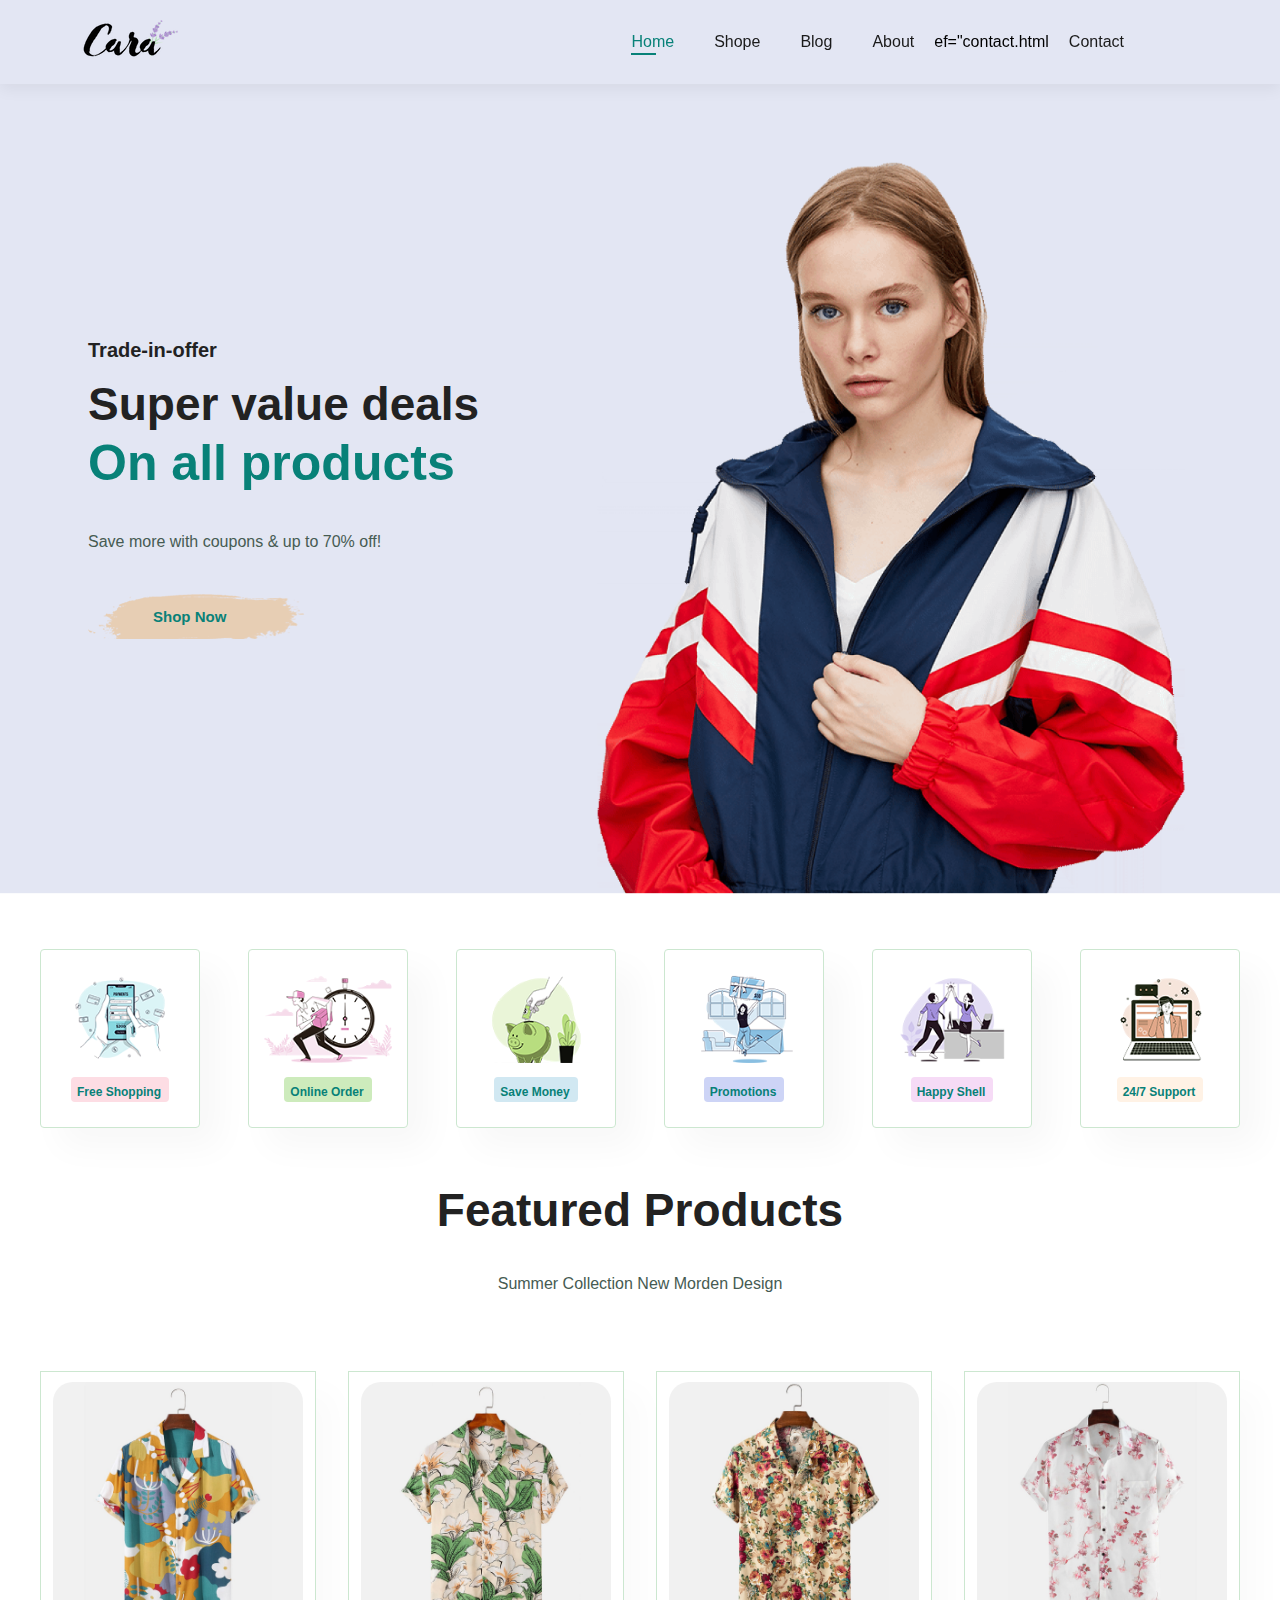
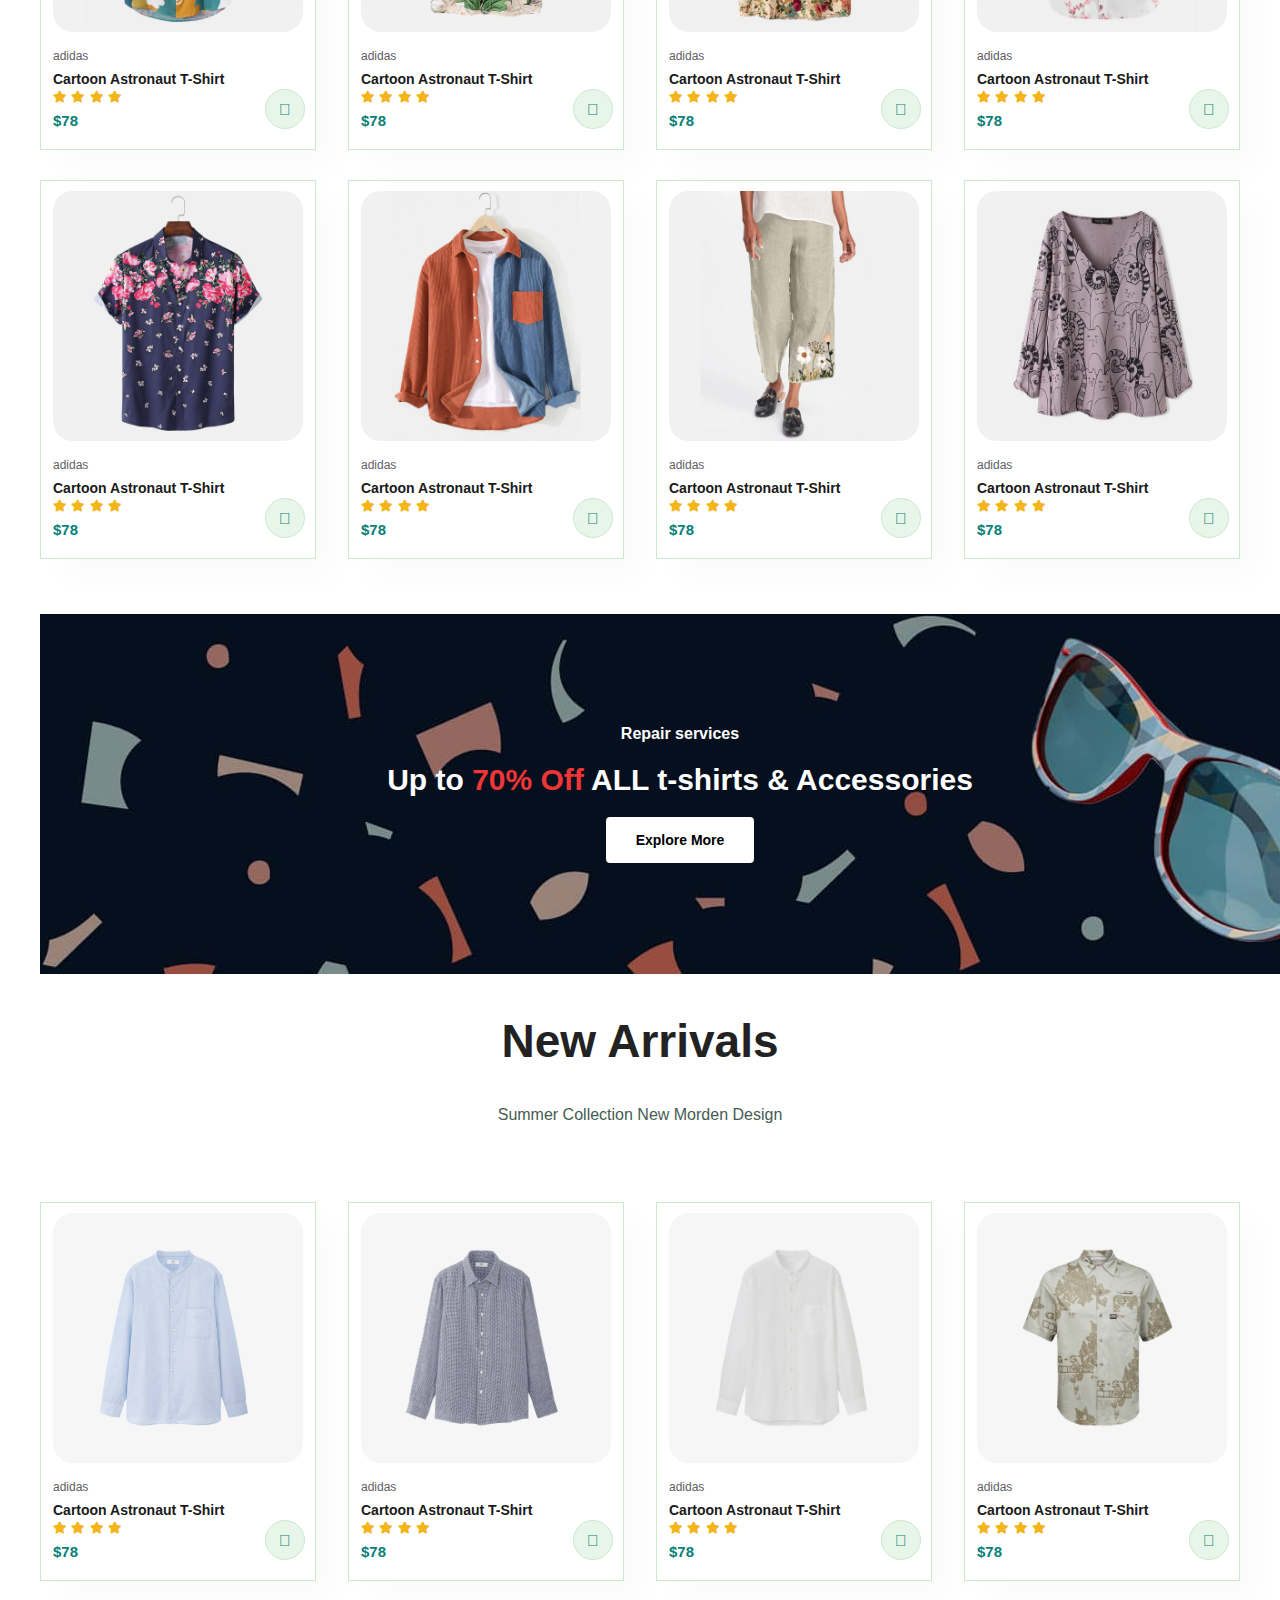
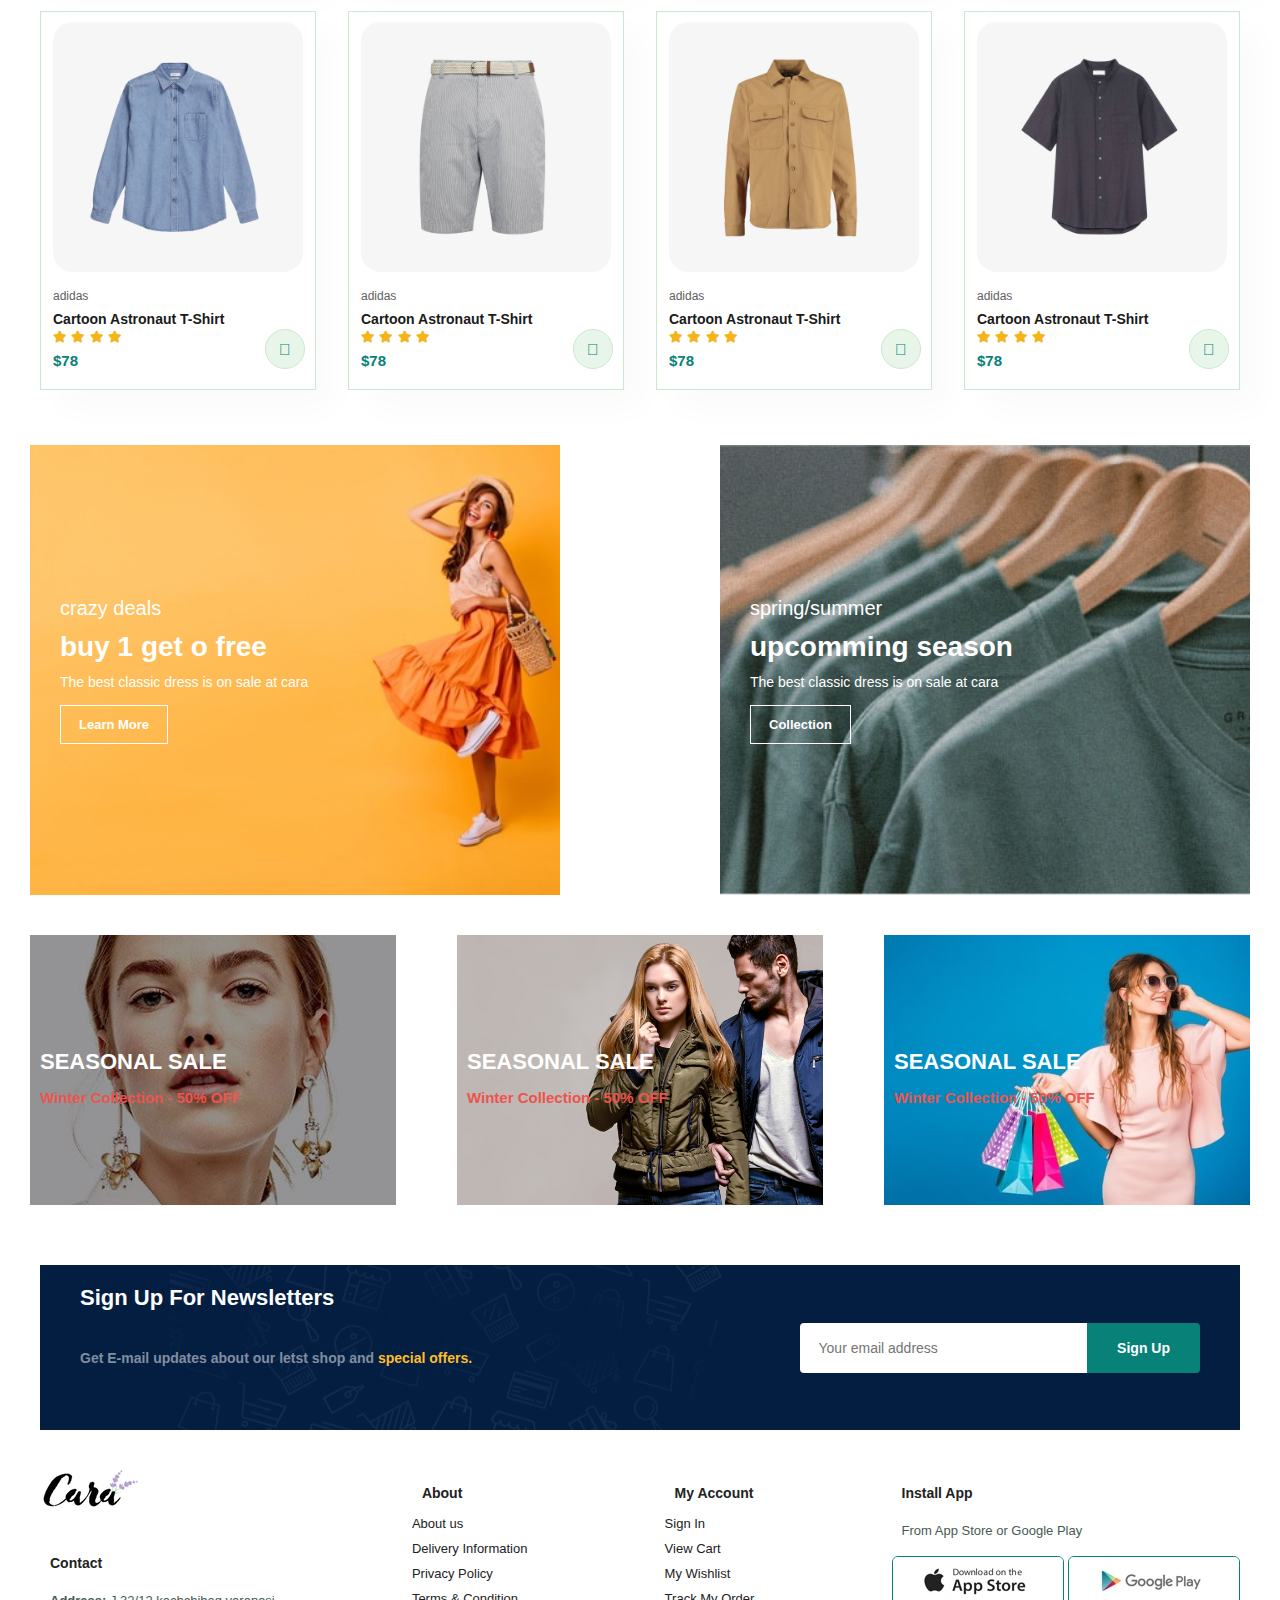
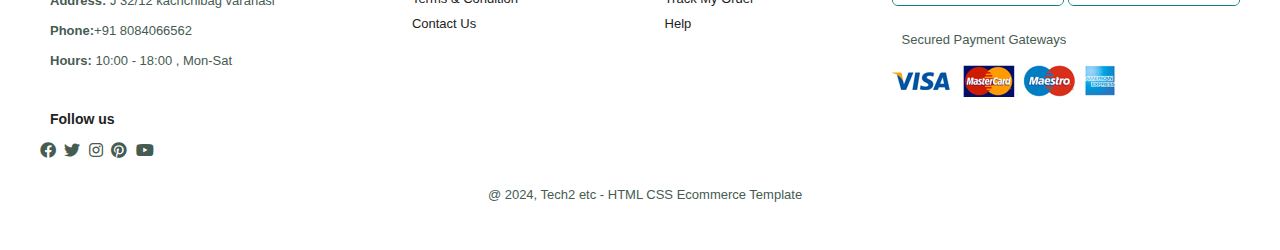
<file: index.html>
<!DOCTYPE html>
<html lang="en">
<head>
      <meta charset="UTF-8">
      <meta name="viewport" content="width=device-width, initial-scale=1.0">
      <title>E-Commerce Web site</title>
      <link rel="stylesheet" href="style.css">
     <link rel="stylesheet" href="https://pro.fontawesome.com/releases/v5.10.0/css/all.css" />
</head>
<body>
      <!-- this is header section means control navbar content -->
      <section id="header">
            <a href="#"> <img src="img/logo.png" alt="" class="logo"></a>
            <div>
                  <ul id="navbar"> 
                        <li><a class="active" href="index.html">Home</a></li>
                        <li><a href="shop.html">Shope</a></li>
                        <li><a href="blog.html">Blog</a></li>
                        <li><a href="about.html">About</a></li>ef="contact.html
                        <li><a hr">Contact</a></li>
                        <li id="lg-bag"><a href="cart.html"><i class="far fa-shopping-bag"></i></a></li>
                        <a href="#" id="close"><i class="far fa-times"></i></a>

                  </ul>
            </div>
            <div id="mobile">
                  <a href="cart.html"><i class="far fa-shopping-bag"></i></a>
                  <i id="bar" class="fas fa-outdent"></i>
            </div>
      </section>
      <!-- Inside of body front -->
 <section id="hero">
      <h4>Trade-in-offer</h4>
      <h2>Super value deals</h2>
      <h1>On all products</h1>
      <p>Save more with coupons & up to 70% off!</p>
      <button>Shop Now</button>
 </section>

<!-- feature section inseide of body -->
<section id="feature" class="section-p1">
      <div class="fe-box">
            <img src="img/features/f1.png" alt="">
            <h6>Free Shopping</h6>
      </div>
      <div class="fe-box">
            <img src="img/features/f2.png" alt="">
            <h6>Online Order</h6>
      </div>
      <div class="fe-box">
            <img src="img/features/f3.png" alt="">
            <h6>Save Money</h6>
      </div>
      <div class="fe-box">
            <img src="img/features/f4.png" alt="">
            <h6>Promotions</h6>
      </div>
      <div class="fe-box">
            <img src="img/features/f5.png" alt="">
            <h6>Happy Shell</h6>
      </div>
      <div class="fe-box">
            <img src="img/features/f6.png" alt="">
            <h6>24/7 Support</h6>
      </div>
</section>

<!-- Featured Products -->
<section id="product1" class="section-p1">
      <h2>Featured Products</h2>
      <p>Summer Collection New Morden Design</p>
      <div class="pro-container">
            <div class="pro">
                  <img src="img/products/f1.jpg" alt="">
                  <div class="des">
                        <span>adidas</span>
                        <h5>Cartoon Astronaut T-Shirt</h5>
                        <div class="star">
                             <i class="fas fa-star"></i>
                             <i class="fas fa-star"></i>
                             <i class="fas fa-star"></i>
                             <i class="fas fa-star"></i>
                        </div>
                        <h4>$78</h4>
                  </div>
                  <a href="#"><i class="fal fa-shopping-cart cart"></i></a>
            </div>
            <div class="pro">
                  <img src="img/products/f2.jpg" alt="">
                  <div class="des">
                        <span>adidas</span>
                        <h5>Cartoon Astronaut T-Shirt</h5>
                        <div class="star">
                             <i class="fas fa-star"></i>
                             <i class="fas fa-star"></i>
                             <i class="fas fa-star"></i>
                             <i class="fas fa-star"></i>
                        </div>
                        <h4>$78</h4>
                  </div>
                  <a href="#"><i class="fal fa-shopping-cart cart"></i></a>
            </div>
            <div class="pro">
                  <img src="img/products/f3.jpg" alt="">
                  <div class="des">
                        <span>adidas</span>
                        <h5>Cartoon Astronaut T-Shirt</h5>
                        <div class="star">
                             <i class="fas fa-star"></i>
                             <i class="fas fa-star"></i>
                             <i class="fas fa-star"></i>
                             <i class="fas fa-star"></i>
                        </div>
                        <h4>$78</h4>
                  </div>
                  <a href="#"><i class="fal fa-shopping-cart cart"></i></a>
            </div>
            <div class="pro">
                  <img src="img/products/f4.jpg" alt="">
                  <div class="des">
                        <span>adidas</span>
                        <h5>Cartoon Astronaut T-Shirt</h5>
                        <div class="star">
                             <i class="fas fa-star"></i>
                             <i class="fas fa-star"></i>
                             <i class="fas fa-star"></i>
                             <i class="fas fa-star"></i>
                        </div>
                        <h4>$78</h4>
                  </div>
                  <a href="#"><i class="fal fa-shopping-cart cart"></i></a>
            </div>
            <div class="pro">
                  <img src="img/products/f5.jpg" alt="">
                  <div class="des">
                        <span>adidas</span>
                        <h5>Cartoon Astronaut T-Shirt</h5>
                        <div class="star">
                             <i class="fas fa-star"></i>
                             <i class="fas fa-star"></i>
                             <i class="fas fa-star"></i>
                             <i class="fas fa-star"></i>
                        </div>
                        <h4>$78</h4>
                  </div>
                  <a href="#"><i class="fal fa-shopping-cart cart"></i></a>
            </div>
            <div class="pro">
                  <img src="img/products/f6.jpg" alt="">
                  <div class="des">
                        <span>adidas</span>
                        <h5>Cartoon Astronaut T-Shirt</h5>
                        <div class="star">
                             <i class="fas fa-star"></i>
                             <i class="fas fa-star"></i>
                             <i class="fas fa-star"></i>
                             <i class="fas fa-star"></i>
                        </div>
                        <h4>$78</h4>
                  </div>
                  <a href="#"><i class="fal fa-shopping-cart cart"></i></a>
            </div>
            <div class="pro">
                  <img src="img/products/f7.jpg" alt="">
                  <div class="des">
                        <span>adidas</span>
                        <h5>Cartoon Astronaut T-Shirt</h5>
                        <div class="star">
                             <i class="fas fa-star"></i>
                             <i class="fas fa-star"></i>
                             <i class="fas fa-star"></i>
                             <i class="fas fa-star"></i>
                        </div>
                        <h4>$78</h4>
                  </div>
                  <a href="#"><i class="fal fa-shopping-cart cart"></i></a>
            </div>
            <div class="pro">
                  <img src="img/products/f8.jpg" alt="">
                  <div class="des">
                        <span>adidas</span>
                        <h5>Cartoon Astronaut T-Shirt</h5>
                        <div class="star">
                             <i class="fas fa-star"></i>
                             <i class="fas fa-star"></i>
                             <i class="fas fa-star"></i>
                             <i class="fas fa-star"></i>
                        </div>
                        <h4>$78</h4>
                  </div>
                  <a href="#"><i class="fal fa-shopping-cart cart"></i></a>
            </div>
      </div>
</section>

<!-- banner columns -->
<section id="banner" class="section-p1">

<h4>Repair services</h4>
<h2>Up to <span>70% Off</span> ALL t-shirts & Accessories</h2>
<button class="normal">Explore More</button>
</section>

<!-- New Arrivals  -->
<section id="product1" class="section-p1">
      <h2>New Arrivals</h2>
      <p>Summer Collection New Morden Design</p>
      <div class="pro-container">
            <div class="pro">
                  <img src="img/products/n1.jpg" alt="">
                  <div class="des">
                        <span>adidas</span>
                        <h5>Cartoon Astronaut T-Shirt</h5>
                        <div class="star">
                             <i class="fas fa-star"></i>
                             <i class="fas fa-star"></i>
                             <i class="fas fa-star"></i>
                             <i class="fas fa-star"></i>
                        </div>
                        <h4>$78</h4>
                  </div>
                  <a href="#"><i class="fal fa-shopping-cart cart"></i></a>
            </div>
            <div class="pro">
                  <img src="img/products/n2.jpg" alt="">
                  <div class="des">
                        <span>adidas</span>
                        <h5>Cartoon Astronaut T-Shirt</h5>
                        <div class="star">
                             <i class="fas fa-star"></i>
                             <i class="fas fa-star"></i>
                             <i class="fas fa-star"></i>
                             <i class="fas fa-star"></i>
                        </div>
                        <h4>$78</h4>
                  </div>
                  <a href="#"><i class="fal fa-shopping-cart cart"></i></a>
            </div>
            <div class="pro">
                  <img src="img/products/n3.jpg" alt="">
                  <div class="des">
                        <span>adidas</span>
                        <h5>Cartoon Astronaut T-Shirt</h5>
                        <div class="star">
                             <i class="fas fa-star"></i>
                             <i class="fas fa-star"></i>
                             <i class="fas fa-star"></i>
                             <i class="fas fa-star"></i>
                        </div>
                        <h4>$78</h4>
                  </div>
                  <a href="#"><i class="fal fa-shopping-cart cart"></i></a>
            </div>
            <div class="pro">
                  <img src="img/products/n4.jpg" alt="">
                  <div class="des">
                        <span>adidas</span>
                        <h5>Cartoon Astronaut T-Shirt</h5>
                        <div class="star">
                             <i class="fas fa-star"></i>
                             <i class="fas fa-star"></i>
                             <i class="fas fa-star"></i>
                             <i class="fas fa-star"></i>
                        </div>
                        <h4>$78</h4>
                  </div>
                  <a href="#"><i class="fal fa-shopping-cart cart"></i></a>
            </div>
            <div class="pro">
                  <img src="img/products/n5.jpg" alt="">
                  <div class="des">
                        <span>adidas</span>
                        <h5>Cartoon Astronaut T-Shirt</h5>
                        <div class="star">
                             <i class="fas fa-star"></i>
                             <i class="fas fa-star"></i>
                             <i class="fas fa-star"></i>
                             <i class="fas fa-star"></i>
                        </div>
                        <h4>$78</h4>
                  </div>
                  <a href="#"><i class="fal fa-shopping-cart cart"></i></a>
            </div>
            <div class="pro">
                  <img src="img/products/n6.jpg" alt="">
                  <div class="des">
                        <span>adidas</span>
                        <h5>Cartoon Astronaut T-Shirt</h5>
                        <div class="star">
                             <i class="fas fa-star"></i>
                             <i class="fas fa-star"></i>
                             <i class="fas fa-star"></i>
                             <i class="fas fa-star"></i>
                        </div>
                        <h4>$78</h4>
                  </div>
                  <a href="#"><i class="fal fa-shopping-cart cart"></i></a>
            </div>
            <div class="pro">
                  <img src="img/products/n7.jpg" alt="">
                  <div class="des">
                        <span>adidas</span>
                        <h5>Cartoon Astronaut T-Shirt</h5>
                        <div class="star">
                             <i class="fas fa-star"></i>
                             <i class="fas fa-star"></i>
                             <i class="fas fa-star"></i>
                             <i class="fas fa-star"></i>
                        </div>
                        <h4>$78</h4>
                  </div>
                  <a href="#"><i class="fal fa-shopping-cart cart"></i></a>
            </div>
            <div class="pro">
                  <img src="img/products/n8.jpg" alt="">
                  <div class="des">
                        <span>adidas</span>
                        <h5>Cartoon Astronaut T-Shirt</h5>
                        <div class="star">
                             <i class="fas fa-star"></i>
                             <i class="fas fa-star"></i>
                             <i class="fas fa-star"></i>
                             <i class="fas fa-star"></i>
                        </div>
                        <h4>$78</h4>
                  </div>
                  <a href="#"><i class="fal fa-shopping-cart cart"></i></a>
            </div>
      </div>
</section>
<!-- 2 photos buttom of New Arrivals -->
<section id="sm-banner" class="section-p1">
      <div class="banner-box" >
            <h4>crazy deals</h4>
            <h2>buy 1 get o free</h2>
            <span>The best classic dress is on sale at cara</span>
            <button class="white">Learn More</button>
      </div>
      <div class="banner-box banner-box2">
            <h4>spring/summer</h4>
            <h2>upcomming season</h2>
            <span>The best classic dress is on sale at cara</span>
            <button class="white">Collection</button>
      </div>

</section>
 <!-- 3 photos in buttom ,of above 2 photos -->
 <section id="banner3">
      <div class="banner-box" >

            <h2>SEASONAL SALE</h2>
            <h3>Winter Collection - 50% OFF</h3>
            
      </div>
      <div class="banner-box banner-box2" >

            <h2>SEASONAL SALE</h2>
            <h3>Winter Collection - 50% OFF</h3>
            
      </div>
      <div class="banner-box banner-box3" >

            <h2>SEASONAL SALE</h2>
            <h3>Winter Collection - 50% OFF</h3>
            
      </div>
 </section >

<!-- After 3 photos , now newsletter -->
<section id="newsletter" class="section-p1 ">
      <div class="newstext ">
            <h4>Sign Up For Newsletters</h4>
            <p>Get E-mail updates about our letst shop and <span>special offers.</span></p>
      </div>
      <div class="form">
            <input type="text" placeholder="Your email address">
            <button class="normal">Sign Up</button>
      </div>
</section>

<!-- Now we will create a footer -->
<footer class="section-p1">
<div class="col">
      <img class="logo" src="img/logo.png" alt="">
      <h4>Contact</h4>
      <p><strong>Address:</strong> J 32/12 kachchibag varanasi</p>
      <p><strong>Phone:</strong>+91 8084066562</p>
      <p><strong>Hours:</strong> 10:00 - 18:00 , Mon-Sat</p>
      <div class="follow">
            <h4>Follow us</h4>
            <div class="icon">
                  <i class="fab fa-facebook"></i>
                  <i class="fab fa-twitter"></i>
                  <i class="fab fa-instagram"></i>
                  <i class="fab fa-pinterest"></i>
                  <i class="fab fa-youtube"></i>
            </div>
      </div>
</div>
<div class="col">
      <h4>About</h4>
      <a href="#"> About us</a>
      <a href="#">Delivery Information</a>
      <a href="#">Privacy Policy</a>
      <a href="#">Terms & Condition</a>
      <a href="#">Contact Us</a>
</div>
<div class="col">
      <h4>My Account</h4>
      <a href="#"> Sign In</a>
      <a href="#">View Cart</a>
      <a href="#">My Wishlist</a>
      <a href="#">Track My Order</a>
      <a href="#">Help</a>
</div>
<div class="col install">
      <h4>Install App</h4>
      <p>From App Store or Google Play</p>
      <div class="row">
            <img src="img/pay/app.jpg" alt="">
            <img src="img/pay/play.jpg" alt="">
      </div>
      <p>Secured Payment Gateways</p>
      <img src="img/pay/pay.png" alt="">
</div>
<div class="copyright">
      <p>@ 2024, Tech2 etc - HTML CSS Ecommerce Template</p>
</div>
</footer>
      <script src="script.js"></script>
</body>

</html>
</file>
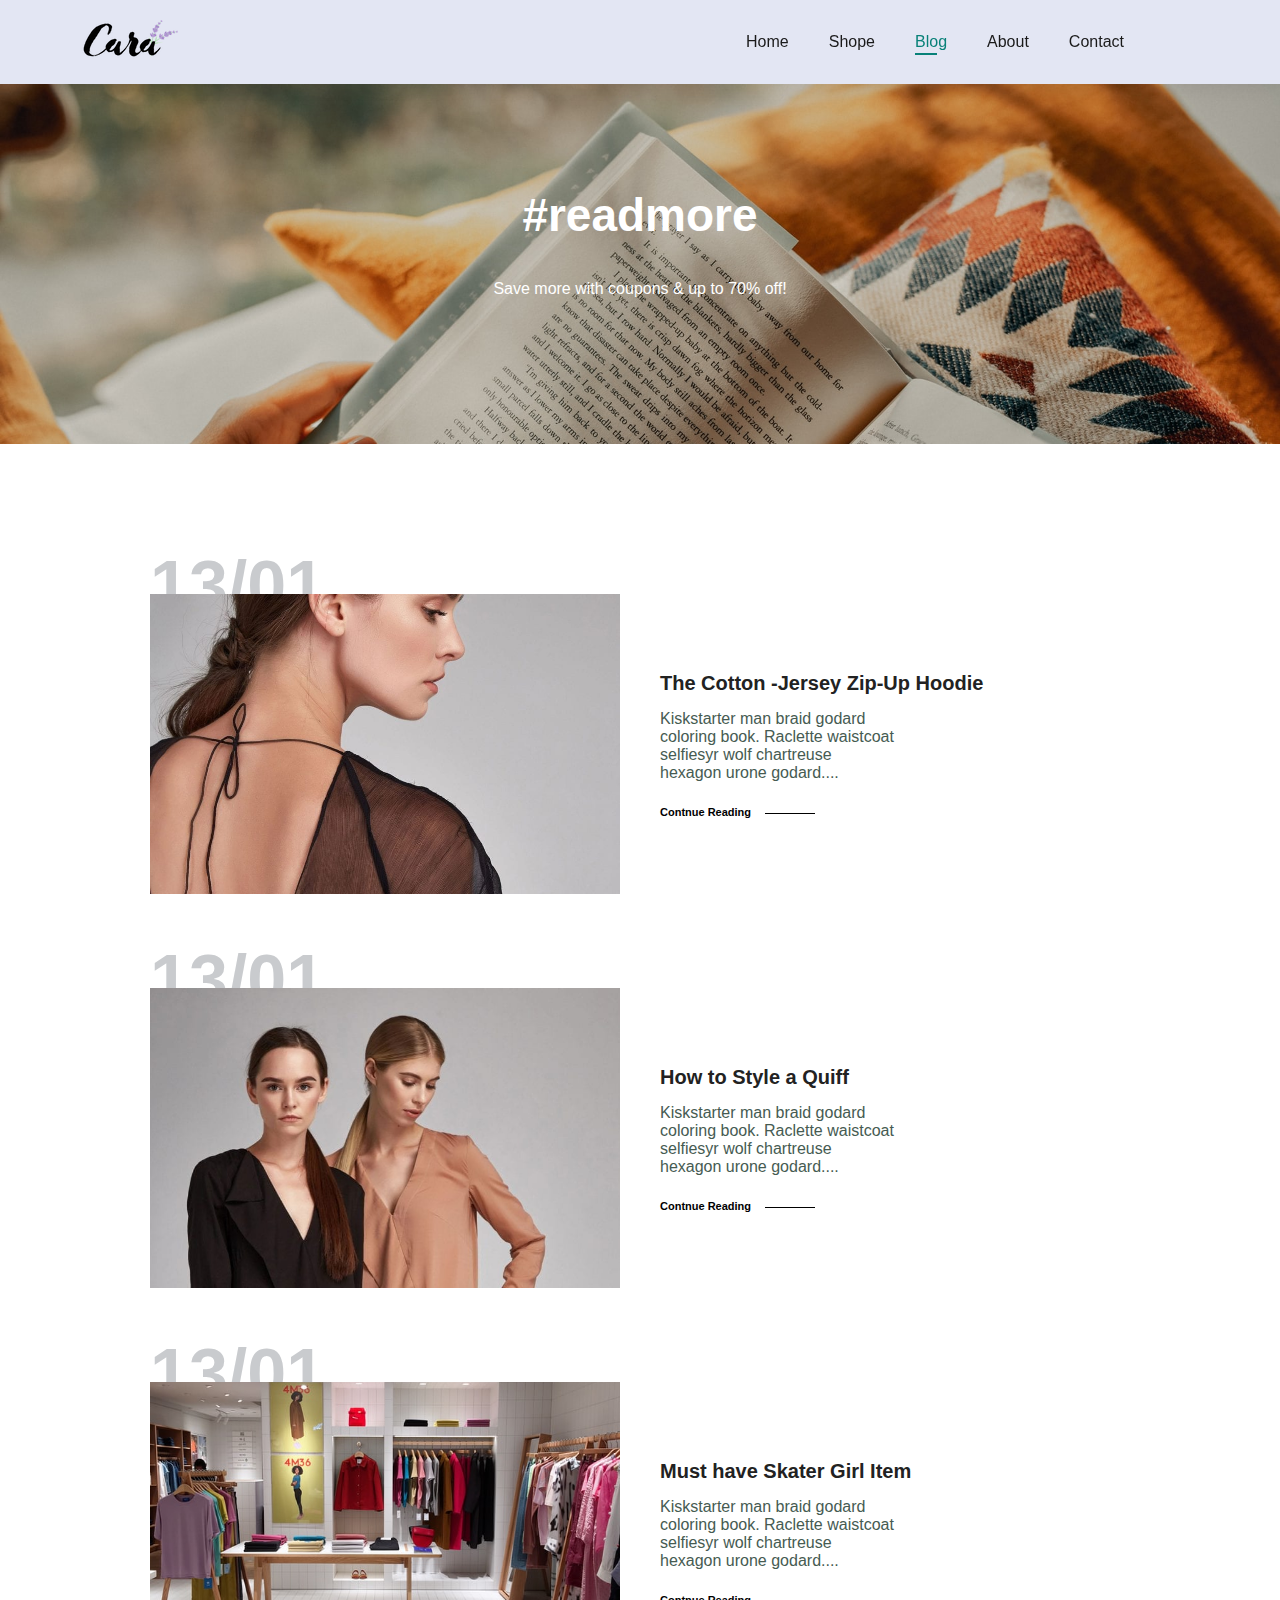
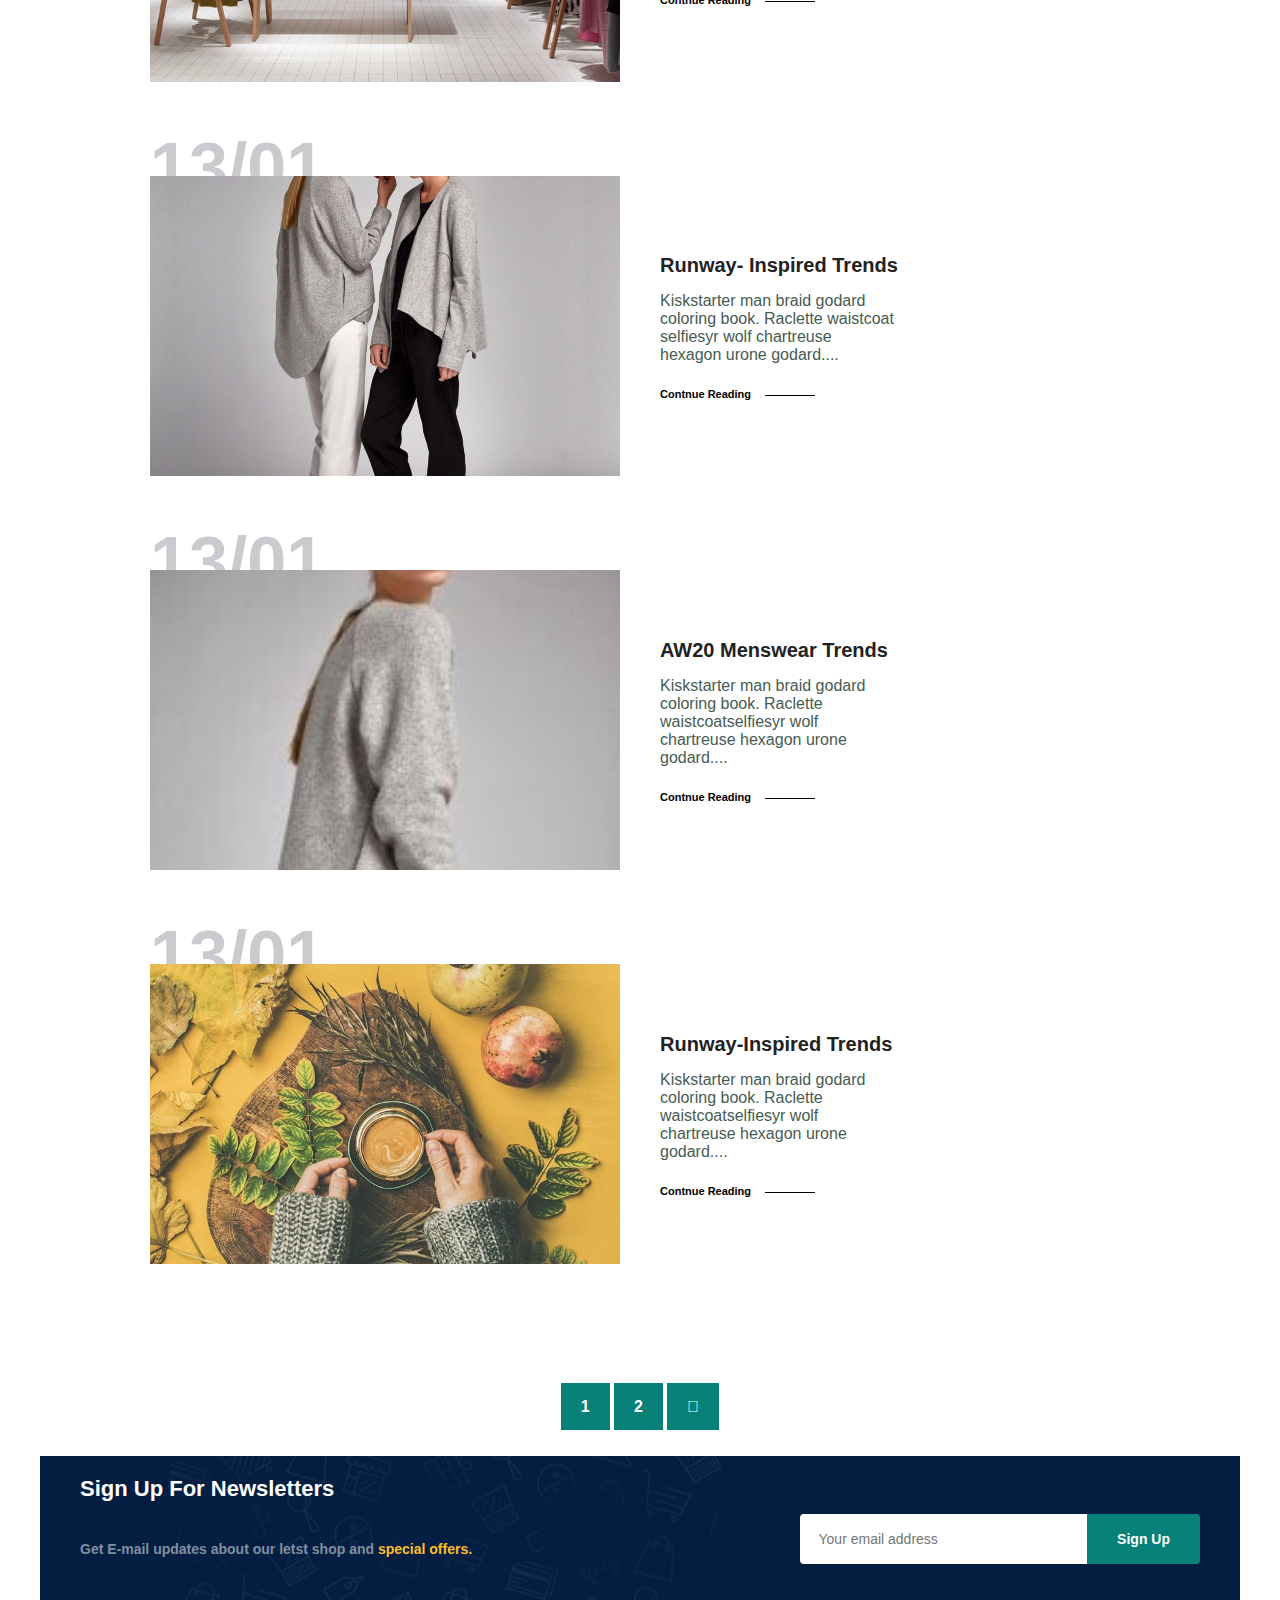
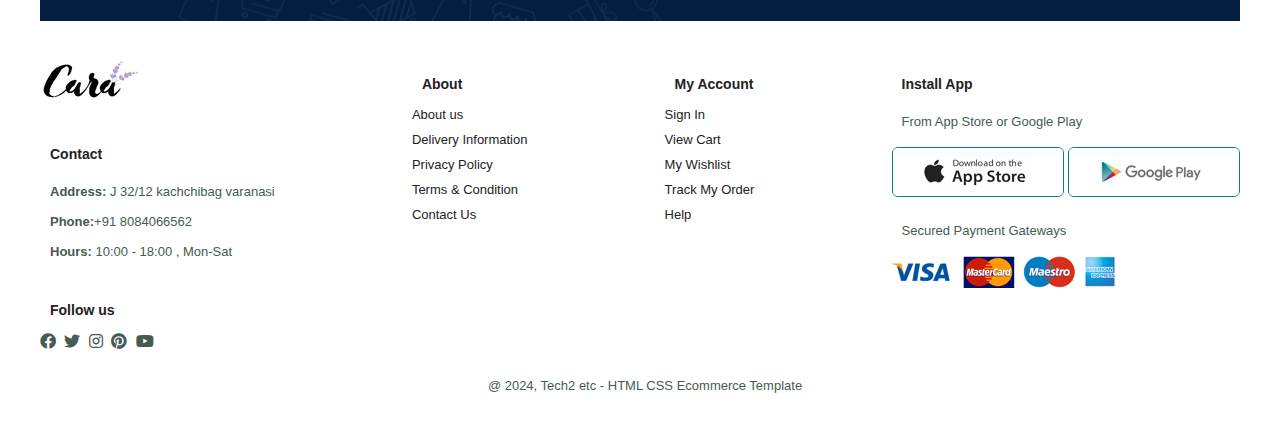
<file: blog.html>
<!DOCTYPE html>
<html lang="en">
  <head>
    <meta charset="UTF-8" />
    <meta name="viewport" content="width=device-width, initial-scale=1.0" />
    <title>E-Commerce Web site</title>
    <link rel="stylesheet" href="style.css" />

    <link
      rel="stylesheet"
      href="https://pro.fontawesome.com/releases/v5.10.0/css/all.css"
    />
  </head>
  <body>
    <!-- this is header section means control navbar content -->
    <section id="header">
      <a href="#"> <img src="img/logo.png" alt="" class="logo" /></a>
      <div>
        <ul id="navbar">
          <li><a href="index.html">Home</a></li>
          <li><a href="shop.html">Shope</a></li>
          <li><a class="active" href="blog.html">Blog</a></li>
          <li><a href="about.html">About</a></li>
          <li><a href="contact.html">Contact</a></li>
          <li id="lg-bag">
            <a href="cart.html"><i class="far fa-shopping-bag"></i></a>
          </li>
          <a href="#" id="close"><i class="far fa-times"></i></a>
        </ul>
      </div>
      <div id="mobile">
        <a href="cart.html"><i class="far fa-shopping-bag"></i></a>
        <i id="bar" class="fas fa-outdent"></i>
      </div>
    </section>
    <!-- Inside of body front -->
    <section id="page-header" class="blog-header">
      <h2>#readmore</h2>
      <p>Save more with coupons & up to 70% off!</p>
    </section>

    <section id="blog">
      <div class="blog-box">
        <div class="blog-img">
          <img src="img/blog/b1.jpg" alt="" />
        </div>
        <div class="blog-details">
          <h4>The Cotton -Jersey Zip-Up Hoodie</h4>
          <p>
            Kiskstarter man braid godard coloring book. Raclette waistcoat
            selfiesyr wolf chartreuse hexagon urone godard....
          </p>
          <a href="#"> Contnue Reading</a>
        </div>
        <h1>13/01</h1>
      </div>
      <div class="blog-box">
        <div class="blog-img">
          <img src="img/blog/b2.jpg" alt="" />
        </div>
        <div class="blog-details">
          <h4>How to Style a Quiff</h4>
          <p>
            Kiskstarter man braid godard coloring book. Raclette waistcoat
            selfiesyr wolf chartreuse hexagon urone godard....
          </p>
          <a href="#"> Contnue Reading</a>
        </div>
        <h1>13/01</h1>
      </div>
      <div class="blog-box">
        <div class="blog-img">
          <img src="img/blog/b3.jpg" alt="" />
        </div>
        <div class="blog-details">
          <h4>Must have Skater Girl Item</h4>
          <p>
            Kiskstarter man braid godard coloring book. Raclette waistcoat
            selfiesyr wolf chartreuse hexagon urone godard....
          </p>
          <a href="#"> Contnue Reading</a>
        </div>
        <h1>13/01</h1>
      </div>
      <div class="blog-box">
        <div class="blog-img">
          <img src="img/blog/b4.jpg" alt="" />
        </div>
        <div class="blog-details">
          <h4>Runway- Inspired Trends</h4>
          <p>
            Kiskstarter man braid godard coloring book. Raclette waistcoat
            selfiesyr wolf chartreuse hexagon urone godard....
          </p>
          <a href="#"> Contnue Reading</a>
        </div>
        <h1>13/01</h1>
      </div>
      <div class="blog-box">
        <div class="blog-img">
          <img src="img/blog/b5.jpg" alt="" />
        </div>
        <div class="blog-details">
          <h4>AW20 Menswear Trends</h4>
          <p>
            Kiskstarter man braid godard coloring book. Raclette waistcoatselfiesyr wolf chartreuse hexagon urone godard....
          </p>
          <a href="#"> Contnue Reading</a>
        </div>
        <h1>13/01</h1>
      </div>
      <div class="blog-box">
        <div class="blog-img">
          <img src="img/blog/b6.jpg" alt="" />
        </div>
        <div class="blog-details">
          <h4>Runway-Inspired Trends</h4>
          <p>
            Kiskstarter man braid godard coloring book. Raclette waistcoatselfiesyr wolf chartreuse hexagon urone godard....
          </p>
          <a href="#"> Contnue Reading</a>
        </div>
        <h1>13/01</h1>
      </div>
    </section>

    <section id="pagination" class="section-p1">
      <a href="#">1</a>
      <a href="#">2</a>
      <a href="#"> <i class="fal fa-long-arrow-alt-right"></i></a>
    </section>

    <!-- After 3 photos , now newsletter -->
    <section id="newsletter" class="section-p1">
      <div class="newstext">
        <h4>Sign Up For Newsletters</h4>
        <p>
          Get E-mail updates about our letst shop and
          <span>special offers.</span>
        </p>
      </div>
      <div class="form">
        <input type="text" placeholder="Your email address" />
        <button class="normal">Sign Up</button>
      </div>
    </section>

    <!-- Now we will create a footer -->
    <footer class="section-p1">
      <div class="col">
        <img class="logo" src="img/logo.png" alt="" />
        <h4>Contact</h4>
        <p><strong>Address:</strong> J 32/12 kachchibag varanasi</p>
        <p><strong>Phone:</strong>+91 8084066562</p>
        <p><strong>Hours:</strong> 10:00 - 18:00 , Mon-Sat</p>
        <div class="follow">
          <h4>Follow us</h4>
          <div class="icon">
            <i class="fab fa-facebook"></i>
            <i class="fab fa-twitter"></i>
            <i class="fab fa-instagram"></i>
            <i class="fab fa-pinterest"></i>
            <i class="fab fa-youtube"></i>
          </div>
        </div>
      </div>
      <div class="col">
        <h4>About</h4>
        <a href="#"> About us</a>
        <a href="#">Delivery Information</a>
        <a href="#">Privacy Policy</a>
        <a href="#">Terms & Condition</a>
        <a href="#">Contact Us</a>
      </div>
      <div class="col">
        <h4>My Account</h4>
        <a href="#"> Sign In</a>
        <a href="#">View Cart</a>
        <a href="#">My Wishlist</a>
        <a href="#">Track My Order</a>
        <a href="#">Help</a>
      </div>
      <div class="col install">
        <h4>Install App</h4>
        <p>From App Store or Google Play</p>
        <div class="row">
          <img src="img/pay/app.jpg" alt="" />
          <img src="img/pay/play.jpg" alt="" />
        </div>
        <p>Secured Payment Gateways</p>
        <img src="img/pay/pay.png" alt="" />
      </div>
      <div class="copyright">
        <p>@ 2024, Tech2 etc - HTML CSS Ecommerce Template</p>
      </div>
    </footer>
    <script src="script.js"></script>
  </body>
</html>
</file>
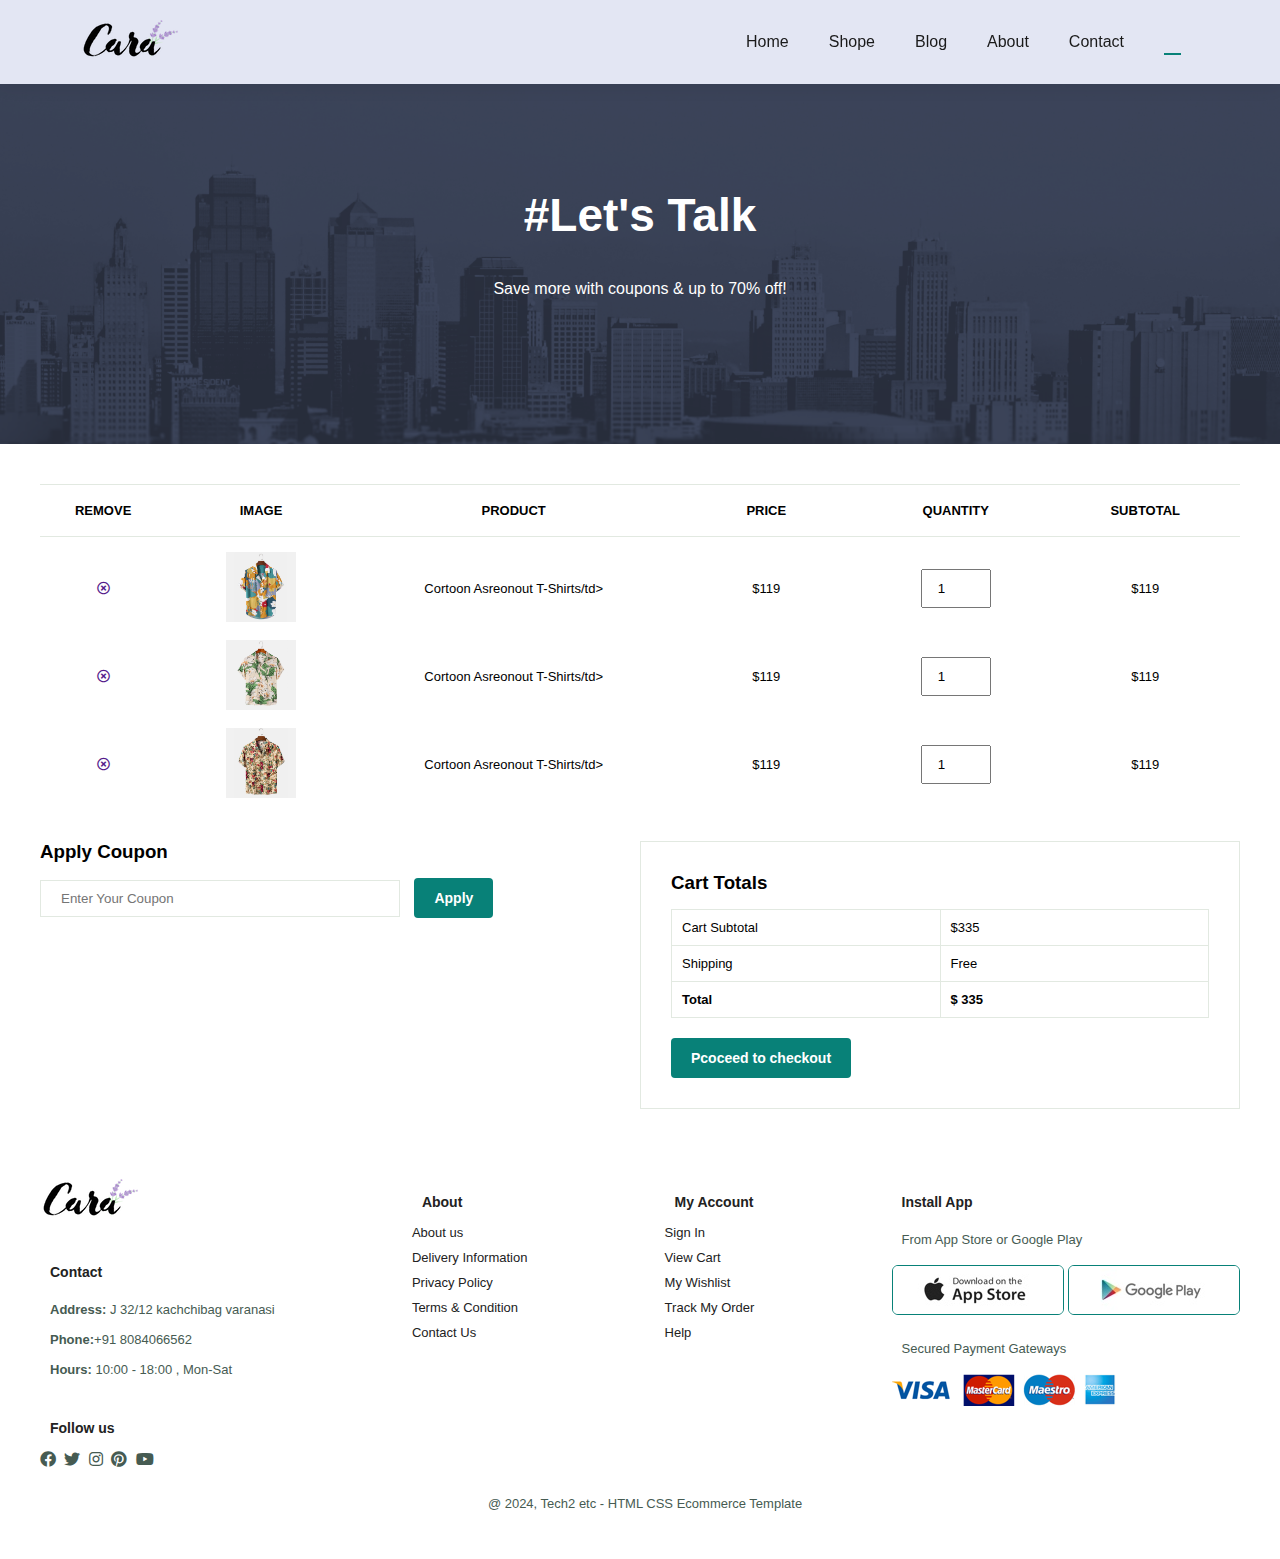
<file: cart.html>
<!DOCTYPE html>
<html lang="en">
  <head>
    <meta charset="UTF-8" />
    <meta name="viewport" content="width=device-width, initial-scale=1.0" />
    <title>E-Commerce Web site</title>
    <link rel="stylesheet" href="style.css" />

    <link
      rel="stylesheet"
      href="https://pro.fontawesome.com/releases/v5.10.0/css/all.css"
    />
  </head>
  <body>
    <!-- this is header section means control navbar content -->
    <section id="header">
      <a href="#"> <img src="img/logo.png" alt="" class="logo" /></a>
      <div>
        <ul id="navbar">
          <li><a href="index.html">Home</a></li>
          <li><a href="shop.html">Shope</a></li>
          <li><a  href="blog.html">Blog</a></li>
          <li><a href="about.html">About</a></li>
          <li><a href="contact.html">Contact</a></li>
          <li id="lg-bag">
            <a class="active" href="cart.html"><i class="far fa-shopping-bag"></i></a>
          </li>
          <a href="#" id="close"><i class="far fa-times"></i></a>
        </ul>
      </div>
      <div id="mobile">
        <a href="cart.html"><i class="far fa-shopping-bag"></i></a>
        <i id="bar" class="fas fa-outdent"></i>
      </div>
    </section>
    <!-- Inside of body front -->
    <section id="page-header" class="about-header">
      <h2>#Let's Talk</h2>
      <p>Save more with coupons & up to 70% off!</p>
    </section>
   <section id="cart" class="section-p1">
      <table width="100%">
            <thead>
                  <tr>
                        <td>Remove</td>
                        <td>Image</td>
                        <td>Product</td>
                        <td>Price</td>
                        <td>Quantity</td>
                        <td>Subtotal</td>
                  </tr>
            </thead>
            <tbody>
                  <tr>
                        <td><a href=""> <i class="far fa-times-circle"></i></a></td>
                        <td><img src="img/products/f1.jpg" alt=""></td>
                        <td>Cortoon Asreonout T-Shirts/td>
                        <td>$119</td>
                        <td><input type="number" value="1"></td>
                        <td>$119</td>

                  </tr>
                  <tr>
                        <td><a href=""> <i class="far fa-times-circle"></i></a></td>
                        <td><img src="img/products/f2.jpg" alt=""></td>
                        <td>Cortoon Asreonout T-Shirts/td>
                        <td>$119</td>
                        <td><input type="number" value="1"></td>
                        <td>$119</td>

                  </tr>
                  <tr>
                        <td><a href=""> <i class="far fa-times-circle"></i></a></td>
                        <td><img src="img/products/f3.jpg" alt=""></td>
                        <td>Cortoon Asreonout T-Shirts/td>
                        <td>$119</td>
                        <td><input type="number" value="1"></td>
                        <td>$119</td>

                  </tr>
            </tbody>
      </table>

   </section>

   <section id="cart-add" class="section-p1">
      <div id="coupon">
            <h3>Apply Coupon</h3>
            <div>
                  <input type="text" placeholder="Enter Your Coupon">
                  <button class="normal"> Apply</button>
            </div>
      </div>
      <div id="subtotal">
            <h3>Cart Totals</h3>
            <table>
                  <tr>
                        <td>Cart Subtotal</td>
                        <td>$335</td>
                  </tr>
                  <tr>
                        <td>Shipping</td>
                        <td>Free</td>
                  </tr>
                  <tr>
                        <td><strong>Total</strong></td>
                        <td><strong>$ 335</strong></td>
                  </tr>
            </table>
            <button class="normal">Pcoceed to checkout</button>
      </div>
   </section>
    <!-- Now we will create a footer -->
    <footer class="section-p1">
      <div class="col">
        <img class="logo" src="img/logo.png" alt="" />
        <h4>Contact</h4>
        <p><strong>Address:</strong> J 32/12 kachchibag varanasi</p>
        <p><strong>Phone:</strong>+91 8084066562</p>
        <p><strong>Hours:</strong> 10:00 - 18:00 , Mon-Sat</p>
        <div class="follow">
          <h4>Follow us</h4>
          <div class="icon">
            <i class="fab fa-facebook"></i>
            <i class="fab fa-twitter"></i>
            <i class="fab fa-instagram"></i>
            <i class="fab fa-pinterest"></i>
            <i class="fab fa-youtube"></i>
          </div>
        </div>
      </div>
      <div class="col">
        <h4>About</h4>
        <a href="#"> About us</a>
        <a href="#">Delivery Information</a>
        <a href="#">Privacy Policy</a>
        <a href="#">Terms & Condition</a>
        <a href="#">Contact Us</a>
      </div>
      <div class="col">
        <h4>My Account</h4>
        <a href="#"> Sign In</a>
        <a href="#">View Cart</a>
        <a href="#">My Wishlist</a>
        <a href="#">Track My Order</a>
        <a href="#">Help</a>
      </div>
      <div class="col install">
        <h4>Install App</h4>
        <p>From App Store or Google Play</p>
        <div class="row">
          <img src="img/pay/app.jpg" alt="" />
          <img src="img/pay/play.jpg" alt="" />
        </div>
        <p>Secured Payment Gateways</p>
        <img src="img/pay/pay.png" alt="" />
      </div>
      <div class="copyright">
        <p>@ 2024, Tech2 etc - HTML CSS Ecommerce Template</p>
      </div>
    </footer>
    <script src="script.js"></script>
  </body>
</html>
</file>
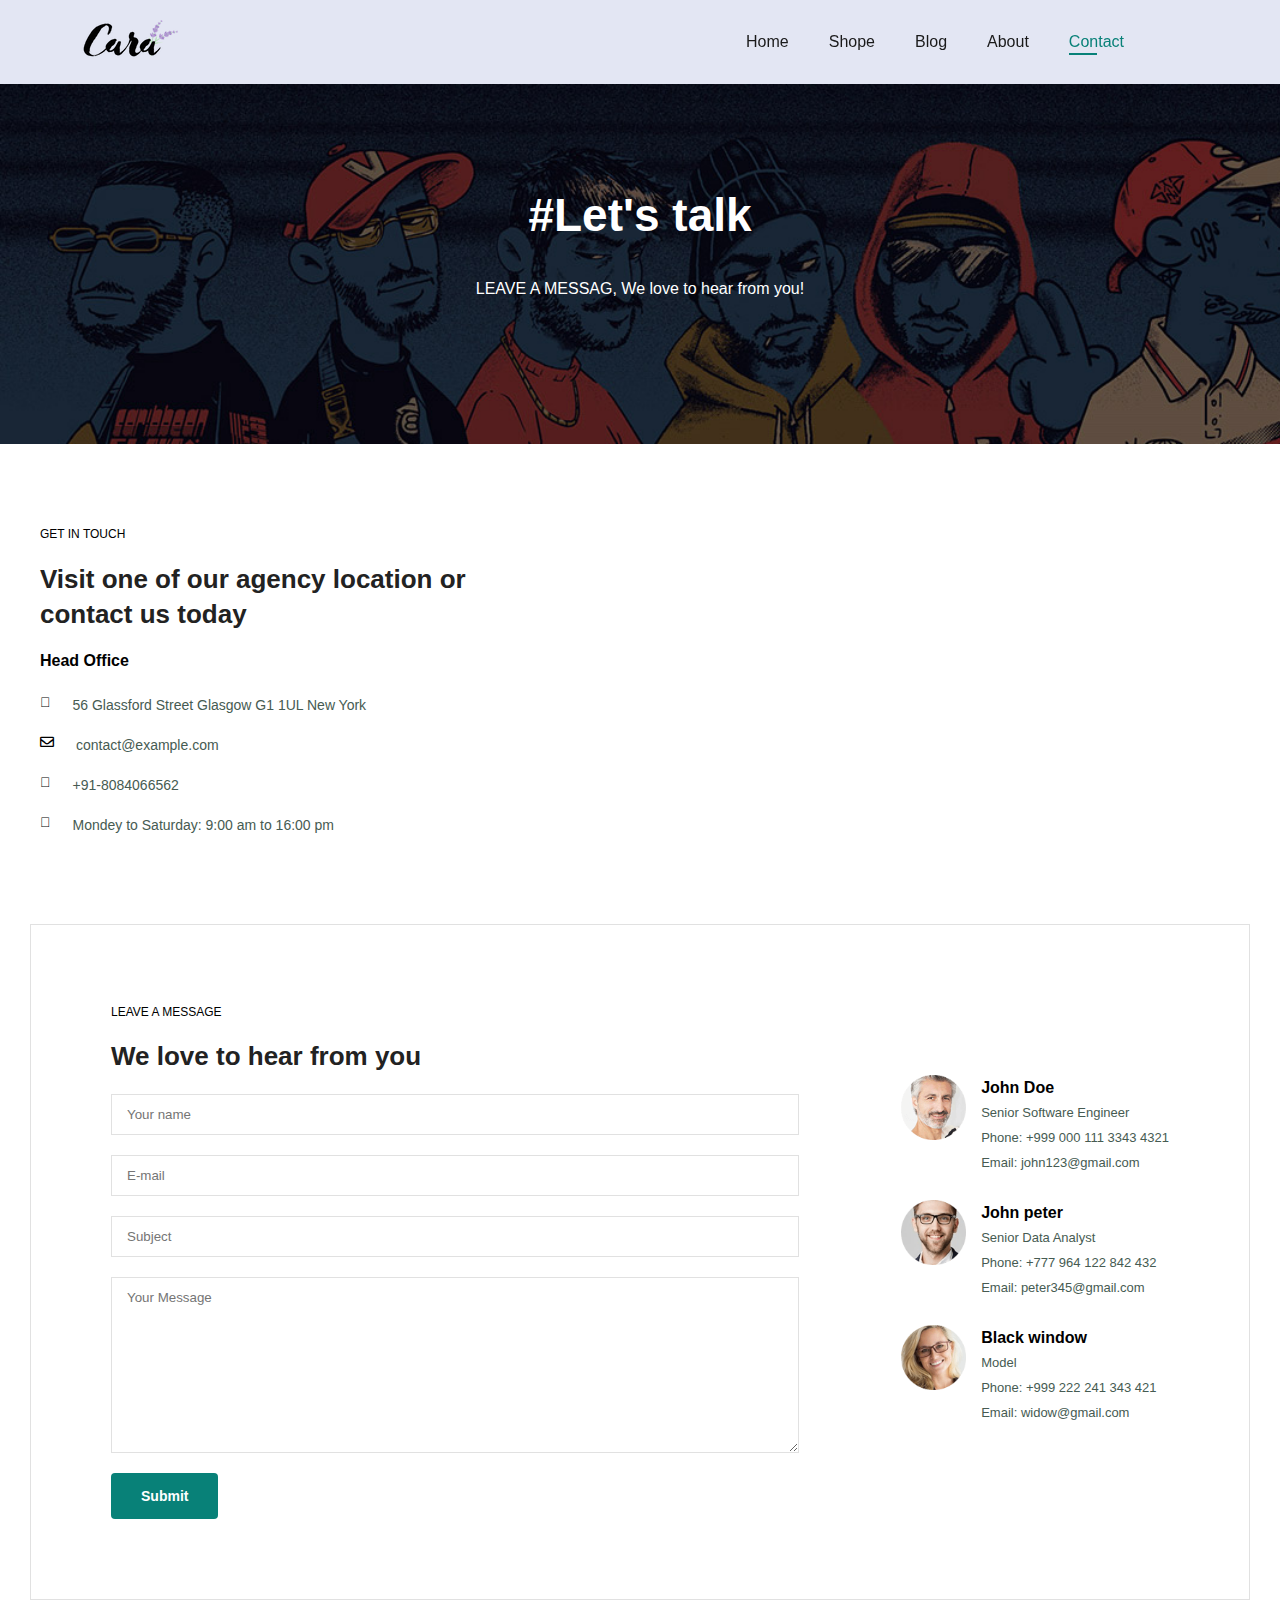
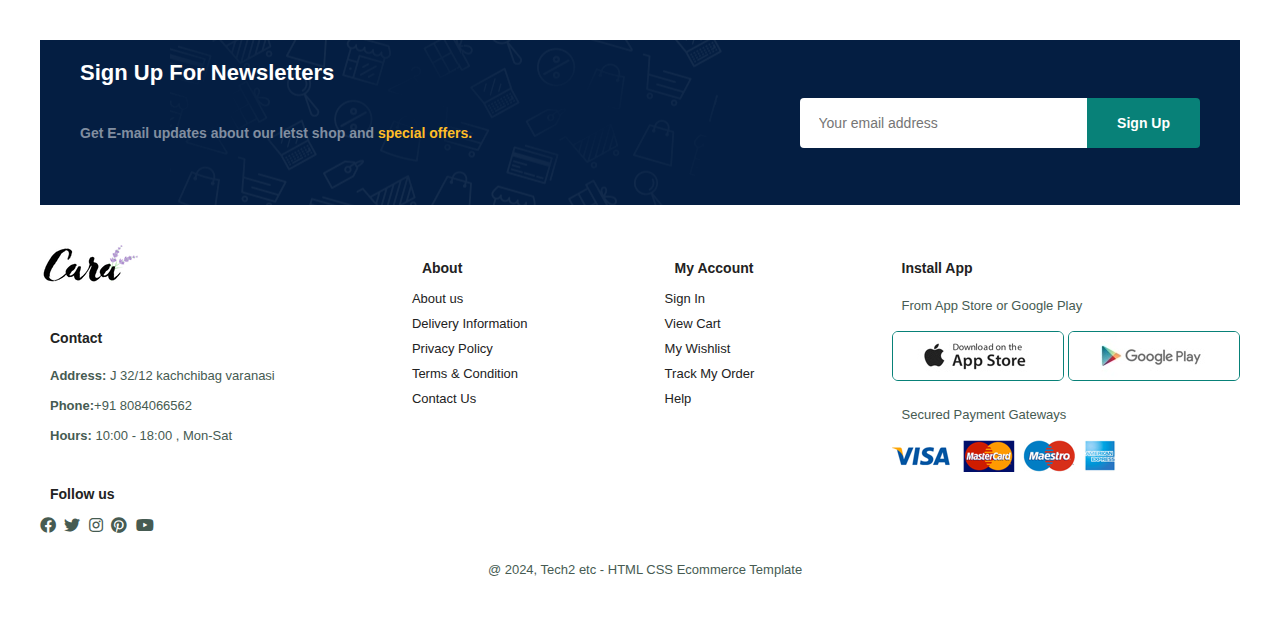
<file: contact.html>
<!DOCTYPE html>
<html lang="en">
  <head>
    <meta charset="UTF-8" />
    <meta name="viewport" content="width=device-width, initial-scale=1.0" />
    <title>E-Commerce Web site</title>
    <link rel="stylesheet" href="style.css" />

    <link
      rel="stylesheet"
      href="https://pro.fontawesome.com/releases/v5.10.0/css/all.css"
    />
  </head>
  <body>
    <!-- this is header section means control navbar content -->
    <section id="header">
      <a href="#"> <img src="img/logo.png" alt="" class="logo" /></a>
      <div>
        <ul id="navbar">
          <li><a href="index.html">Home</a></li>
          <li><a href="shop.html">Shope</a></li>
          <li><a  href="blog.html">Blog</a></li>
          <li><a  href="about.html">About</a></li>
          <li><a class="active" href="contact.html">Contact</a></li>
          <li id="lg-bag">
            <a href="cart.html"><i class="far fa-shopping-bag"></i></a>
          </li>
          <a href="#" id="close"><i class="far fa-times"></i></a>
        </ul>
      </div>
      <div id="mobile">
        <a href="cart.html"><i class="far fa-shopping-bag"></i></a>
        <i id="bar" class="fas fa-outdent"></i>
      </div>
    </section>
 <section id="page-header" class="contact-header">
      <h2>#Let's talk</h2>
      <p>LEAVE A MESSAG, We love to hear from you!</p>
    </section>
    <section id="contact-details" class="section-p1">
      <div class="details">
            <span>GET IN TOUCH</span>
            <h2>Visit one of our agency location or contact us today</h2>
            <h3>Head Office</h3>
            <div>
                  <li>
                        <i class="fal fa-map"></i>
                        <p>56 Glassford Street Glasgow G1 1UL New York</p>
                  </li>
                  <li>
                        <i class="far fa-envelope"></i>
                        <p>contact@example.com</p>
                  </li>
                  <li>
                        <i class="fal fa-phone-alt"></i>
                        <p>+91-8084066562</p>
                  </li>
                  <li>
                        <i class="fal fa-clock"></i>
                        <p>Mondey to Saturday: 9:00 am to 16:00 pm</p>
                  </li>
            </div>
      </div>
      <div class="map">
            <iframe src="https://www.google.com/maps/embed?pb=!1m18!1m12!1m3!1d3671482.6193495244!2d78.94868568750005!3d26.019409600000003!2m3!1f0!2f0!3f0!3m2!1i1024!2i768!4f13.1!3m3!1m2!1s0x399189453aafd5fd%3A0xfedc9be6d0106b77!2sBanaras%20Hindu%20University%20of%20Varanasi%20(BHU))!5e0!3m2!1sen!2sin!4v1712680618673!5m2!1sen!2sin" width="600" height="450" style="border:0;" allowfullscreen="" loading="lazy" referrerpolicy="no-referrer-when-downgrade"></iframe>
      </div>
    </section>

    <section id="form-details" class="section-p1">
      <form action="">
        <span>LEAVE A MESSAGE</span>
        <h2>We love to hear from you</h2>
        <input type="text" placeholder="Your name">
        <input type="text" placeholder="E-mail">
        <input type="text" placeholder="Subject">
        <textarea name="" id="cols" cols="30" rows="10" placeholder="Your Message"></textarea>
        <button class="normal">Submit</button>
      </form>
      <div class="people">
        <div>
        <img src="img/people/1.png" alt="">
        <p><span>John Doe</span>Senior Software Engineer <br> Phone: +999 000 111 3343 4321 <br> Email: john123@gmail.com</p>
        </div>
        <div>
        <img src="img/people/2.png" alt="">
        <p><span>John peter</span>Senior Data Analyst <br> Phone: +777 964 122 842 432 <br> Email: peter345@gmail.com</p>
        </div>
        <div>
        <img src="img/people/3.png" alt="">
        <p><span>Black window</span>Model <br> Phone: +999 222 241 343 421 <br> Email: widow@gmail.com</p>
        </div>
      </div>
    </section>
<section id="newsletter" class="section-p1 ">
      <div class="newstext ">
            <h4>Sign Up For Newsletters</h4>
            <p>Get E-mail updates about our letst shop and <span>special offers.</span></p>
      </div>
      <div class="form">
            <input type="text" placeholder="Your email address">
            <button class="normal">Sign Up</button>
      </div>
</section>
    <!-- Now we will create a footer -->
    <footer class="section-p1">
      <div class="col">
        <img class="logo" src="img/logo.png" alt="" />
        <h4>Contact</h4>
        <p><strong>Address:</strong> J 32/12 kachchibag varanasi</p>
        <p><strong>Phone:</strong>+91 8084066562</p>
        <p><strong>Hours:</strong> 10:00 - 18:00 , Mon-Sat</p>
        <div class="follow">
          <h4>Follow us</h4>
          <div class="icon">
            <i class="fab fa-facebook"></i>
            <i class="fab fa-twitter"></i>
            <i class="fab fa-instagram"></i>
            <i class="fab fa-pinterest"></i>
            <i class="fab fa-youtube"></i>
          </div>
        </div>
      </div>
      <div class="col">
        <h4>About</h4>
        <a href="#"> About us</a>
        <a href="#">Delivery Information</a>
        <a href="#">Privacy Policy</a>
        <a href="#">Terms & Condition</a>
        <a href="#">Contact Us</a>
      </div>
      <div class="col">
        <h4>My Account</h4>
        <a href="#"> Sign In</a>
        <a href="#">View Cart</a>
        <a href="#">My Wishlist</a>
        <a href="#">Track My Order</a>
        <a href="#">Help</a>
      </div>
      <div class="col install">
        <h4>Install App</h4>
        <p>From App Store or Google Play</p>
        <div class="row">
          <img src="img/pay/app.jpg" alt="" />
          <img src="img/pay/play.jpg" alt="" />
        </div>
        <p>Secured Payment Gateways</p>
        <img src="img/pay/pay.png" alt="" />
      </div>
      <div class="copyright">
        <p>@ 2024, Tech2 etc - HTML CSS Ecommerce Template</p>
      </div>
    </footer>
    <script src="script.js"></script>
  </body>
</html>
</file>
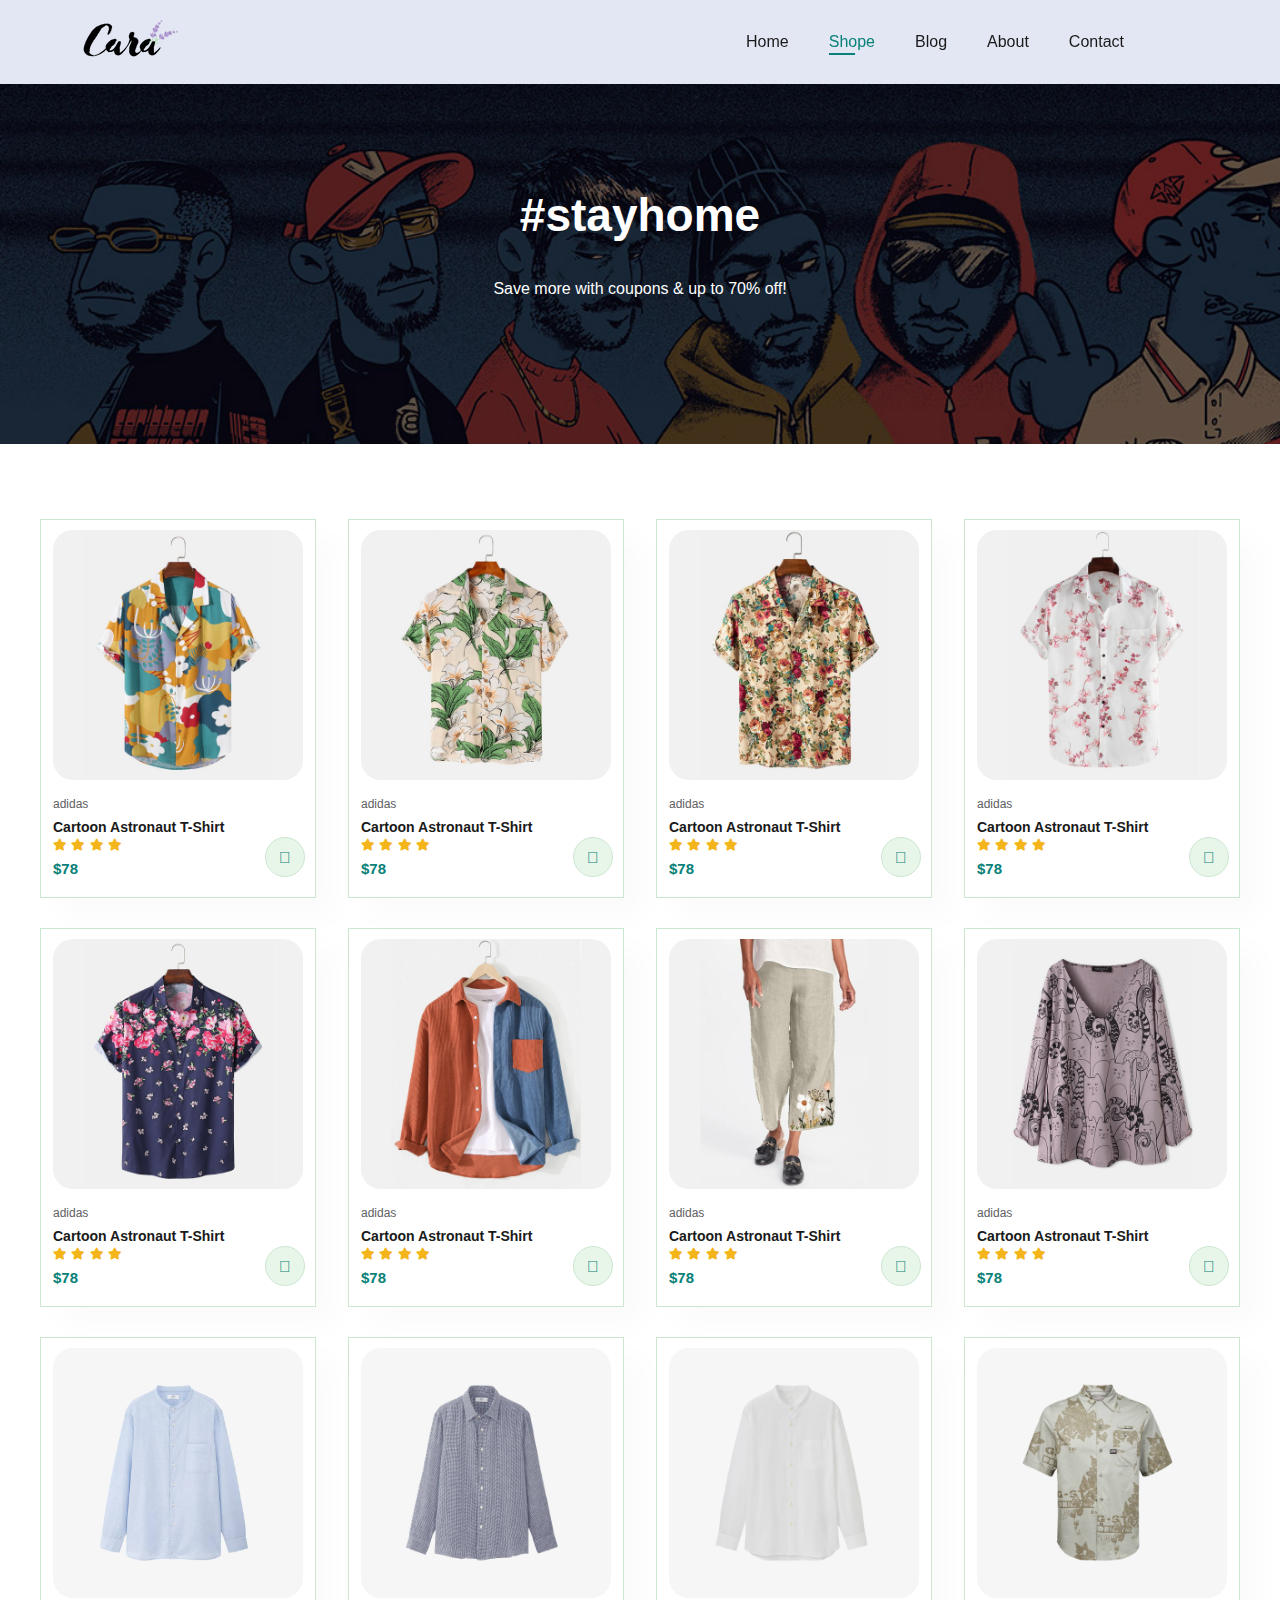
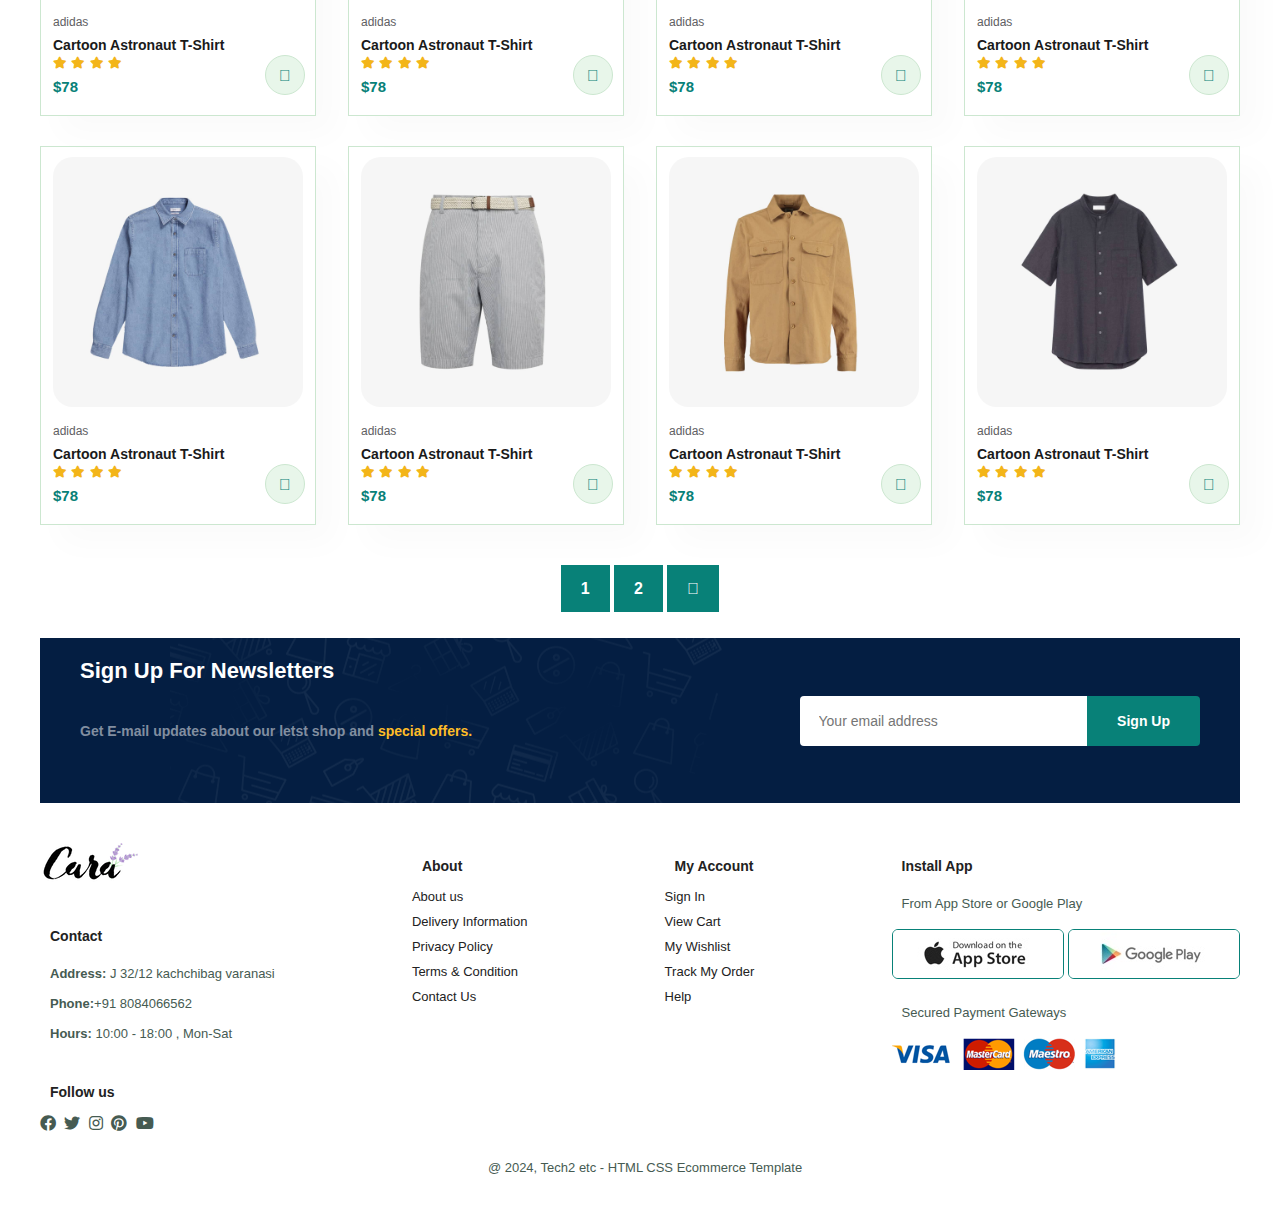
<file: shop.html>
<!DOCTYPE html>
<html lang="en">
<head>
      <meta charset="UTF-8">
      <meta name="viewport" content="width=device-width, initial-scale=1.0">
      <title>E-Commerce Web site</title>
      <link rel="stylesheet" href="style.css">
      
     <link rel="stylesheet" href="https://pro.fontawesome.com/releases/v5.10.0/css/all.css" />
</head>
<body>
      <!-- this is header section means control navbar content -->
      <section id="header">
            <a href="#"> <img src="img/logo.png" alt="" class="logo"></a>
            <div>
                  <ul id="navbar"> 
                        <li><a  href="index.html">Home</a></li>
                        <li><a class="active" href="shop.html">Shope</a></li>
                        <li><a href="blog.html">Blog</a></li>
                        <li><a href="about.html">About</a></li>
                        <li><a href="contact.html">Contact</a></li>
                        <li id="lg-bag"><a href="cart.html"><i class="far fa-shopping-bag"></i></a></li>
                        <a href="#" id="close"><i class="far fa-times"></i></a>

                  </ul>
            </div>
            <div id="mobile">
                  <a href="cart.html"><i class="far fa-shopping-bag"></i></a>
                  <i id="bar" class="fas fa-outdent"></i>
            </div>
      </section>
      <!-- Inside of body front -->
 <section id="page-header">
      <h2>#stayhome</h2>
      <p>Save more with coupons & up to 70% off!</p>
 </section>

<!-- Featured Products -->
<section id="product1" class="section-p1">
      <div class="pro-container">
            <div class="pro" onclick="window.location.href='sproduct.html';">
                  <img src="img/products/f1.jpg" alt="">
                  <div class="des">
                        <span>adidas</span>
                        <h5>Cartoon Astronaut T-Shirt</h5>
                        <div class="star">
                             <i class="fas fa-star"></i>
                             <i class="fas fa-star"></i>
                             <i class="fas fa-star"></i>
                             <i class="fas fa-star"></i>
                        </div>
                        <h4>$78</h4>
                  </div>
                  <a href="#"><i class="fal fa-shopping-cart cart"></i></a>
            </div>
            <div class="pro">
                  <img src="img/products/f2.jpg" alt="">
                  <div class="des">
                        <span>adidas</span>
                        <h5>Cartoon Astronaut T-Shirt</h5>
                        <div class="star">
                             <i class="fas fa-star"></i>
                             <i class="fas fa-star"></i>
                             <i class="fas fa-star"></i>
                             <i class="fas fa-star"></i>
                        </div>
                        <h4>$78</h4>
                  </div>
                  <a href="#"><i class="fal fa-shopping-cart cart"></i></a>
            </div>
            <div class="pro">
                  <img src="img/products/f3.jpg" alt="">
                  <div class="des">
                        <span>adidas</span>
                        <h5>Cartoon Astronaut T-Shirt</h5>
                        <div class="star">
                             <i class="fas fa-star"></i>
                             <i class="fas fa-star"></i>
                             <i class="fas fa-star"></i>
                             <i class="fas fa-star"></i>
                        </div>
                        <h4>$78</h4>
                  </div>
                  <a href="#"><i class="fal fa-shopping-cart cart"></i></a>
            </div>
            <div class="pro">
                  <img src="img/products/f4.jpg" alt="">
                  <div class="des">
                        <span>adidas</span>
                        <h5>Cartoon Astronaut T-Shirt</h5>
                        <div class="star">
                             <i class="fas fa-star"></i>
                             <i class="fas fa-star"></i>
                             <i class="fas fa-star"></i>
                             <i class="fas fa-star"></i>
                        </div>
                        <h4>$78</h4>
                  </div>
                  <a href="#"><i class="fal fa-shopping-cart cart"></i></a>
            </div>
            <div class="pro">
                  <img src="img/products/f5.jpg" alt="">
                  <div class="des">
                        <span>adidas</span>
                        <h5>Cartoon Astronaut T-Shirt</h5>
                        <div class="star">
                             <i class="fas fa-star"></i>
                             <i class="fas fa-star"></i>
                             <i class="fas fa-star"></i>
                             <i class="fas fa-star"></i>
                        </div>
                        <h4>$78</h4>
                  </div>
                  <a href="#"><i class="fal fa-shopping-cart cart"></i></a>
            </div>
            <div class="pro">
                  <img src="img/products/f6.jpg" alt="">
                  <div class="des">
                        <span>adidas</span>
                        <h5>Cartoon Astronaut T-Shirt</h5>
                        <div class="star">
                             <i class="fas fa-star"></i>
                             <i class="fas fa-star"></i>
                             <i class="fas fa-star"></i>
                             <i class="fas fa-star"></i>
                        </div>
                        <h4>$78</h4>
                  </div>
                  <a href="#"><i class="fal fa-shopping-cart cart"></i></a>
            </div>
            <div class="pro">
                  <img src="img/products/f7.jpg" alt="">
                  <div class="des">
                        <span>adidas</span>
                        <h5>Cartoon Astronaut T-Shirt</h5>
                        <div class="star">
                             <i class="fas fa-star"></i>
                             <i class="fas fa-star"></i>
                             <i class="fas fa-star"></i>
                             <i class="fas fa-star"></i>
                        </div>
                        <h4>$78</h4>
                  </div>
                  <a href="#"><i class="fal fa-shopping-cart cart"></i></a>
            </div>
            <div class="pro">
                  <img src="img/products/f8.jpg" alt="">
                  <div class="des">
                        <span>adidas</span>
                        <h5>Cartoon Astronaut T-Shirt</h5>
                        <div class="star">
                             <i class="fas fa-star"></i>
                             <i class="fas fa-star"></i>
                             <i class="fas fa-star"></i>
                             <i class="fas fa-star"></i>
                        </div>
                        <h4>$78</h4>
                  </div>
                  <a href="#"><i class="fal fa-shopping-cart cart"></i></a>
            </div>
  
            <div class="pro">
                  <img src="img/products/n1.jpg" alt="">
                  <div class="des">
                        <span>adidas</span>
                        <h5>Cartoon Astronaut T-Shirt</h5>
                        <div class="star">
                             <i class="fas fa-star"></i>
                             <i class="fas fa-star"></i>
                             <i class="fas fa-star"></i>
                             <i class="fas fa-star"></i>
                        </div>
                        <h4>$78</h4>
                  </div>
                  <a href="#"><i class="fal fa-shopping-cart cart"></i></a>
            </div>
            <div class="pro">
                  <img src="img/products/n2.jpg" alt="">
                  <div class="des">
                        <span>adidas</span>
                        <h5>Cartoon Astronaut T-Shirt</h5>
                        <div class="star">
                             <i class="fas fa-star"></i>
                             <i class="fas fa-star"></i>
                             <i class="fas fa-star"></i>
                             <i class="fas fa-star"></i>
                        </div>
                        <h4>$78</h4>
                  </div>
                  <a href="#"><i class="fal fa-shopping-cart cart"></i></a>
            </div>
            <div class="pro">
                  <img src="img/products/n3.jpg" alt="">
                  <div class="des">
                        <span>adidas</span>
                        <h5>Cartoon Astronaut T-Shirt</h5>
                        <div class="star">
                             <i class="fas fa-star"></i>
                             <i class="fas fa-star"></i>
                             <i class="fas fa-star"></i>
                             <i class="fas fa-star"></i>
                        </div>
                        <h4>$78</h4>
                  </div>
                  <a href="#"><i class="fal fa-shopping-cart cart"></i></a>
            </div>
            <div class="pro">
                  <img src="img/products/n4.jpg" alt="">
                  <div class="des">
                        <span>adidas</span>
                        <h5>Cartoon Astronaut T-Shirt</h5>
                        <div class="star">
                             <i class="fas fa-star"></i>
                             <i class="fas fa-star"></i>
                             <i class="fas fa-star"></i>
                             <i class="fas fa-star"></i>
                        </div>
                        <h4>$78</h4>
                  </div>
                  <a href="#"><i class="fal fa-shopping-cart cart"></i></a>
            </div>
            <div class="pro">
                  <img src="img/products/n5.jpg" alt="">
                  <div class="des">
                        <span>adidas</span>
                        <h5>Cartoon Astronaut T-Shirt</h5>
                        <div class="star">
                             <i class="fas fa-star"></i>
                             <i class="fas fa-star"></i>
                             <i class="fas fa-star"></i>
                             <i class="fas fa-star"></i>
                        </div>
                        <h4>$78</h4>
                  </div>
                  <a href="#"><i class="fal fa-shopping-cart cart"></i></a>
            </div>
            <div class="pro">
                  <img src="img/products/n6.jpg" alt="">
                  <div class="des">
                        <span>adidas</span>
                        <h5>Cartoon Astronaut T-Shirt</h5>
                        <div class="star">
                             <i class="fas fa-star"></i>
                             <i class="fas fa-star"></i>
                             <i class="fas fa-star"></i>
                             <i class="fas fa-star"></i>
                        </div>
                        <h4>$78</h4>
                  </div>
                  <a href="#"><i class="fal fa-shopping-cart cart"></i></a>
            </div>
            <div class="pro">
                  <img src="img/products/n7.jpg" alt="">
                  <div class="des">
                        <span>adidas</span>
                        <h5>Cartoon Astronaut T-Shirt</h5>
                        <div class="star">
                             <i class="fas fa-star"></i>
                             <i class="fas fa-star"></i>
                             <i class="fas fa-star"></i>
                             <i class="fas fa-star"></i>
                        </div>
                        <h4>$78</h4>
                  </div>
                  <a href="#"><i class="fal fa-shopping-cart cart"></i></a>
            </div>
            <div class="pro">
                  <img src="img/products/n8.jpg" alt="">
                  <div class="des">
                        <span>adidas</span>
                        <h5>Cartoon Astronaut T-Shirt</h5>
                        <div class="star">
                             <i class="fas fa-star"></i>
                             <i class="fas fa-star"></i>
                             <i class="fas fa-star"></i>
                             <i class="fas fa-star"></i>
                        </div>
                        <h4>$78</h4>
                  </div>
                  <a href="#"><i class="fal fa-shopping-cart cart"></i></a>
            </div>
      </div>
</section>
 
<section id="pagination" class="section-p1">
      <a href="#">1</a>
      <a href="#">2</a>
      <a href="#"> <i class="fal fa-long-arrow-alt-right"></i></a>

</section>

<!-- After 3 photos , now newsletter -->
<section id="newsletter" class="section-p1 ">
      <div class="newstext ">
            <h4>Sign Up For Newsletters</h4>
            <p>Get E-mail updates about our letst shop and <span>special offers.</span></p>
      </div>
      <div class="form">
            <input type="text" placeholder="Your email address">
            <button class="normal">Sign Up</button>
      </div>
</section>

<!-- Now we will create a footer -->
<footer class="section-p1">
<div class="col">
      <img class="logo" src="img/logo.png" alt="">
      <h4>Contact</h4>
      <p><strong>Address:</strong> J 32/12 kachchibag varanasi</p>
      <p><strong>Phone:</strong>+91 8084066562</p>
      <p><strong>Hours:</strong> 10:00 - 18:00 , Mon-Sat</p>
      <div class="follow">
            <h4>Follow us</h4>
            <div class="icon">
                  <i class="fab fa-facebook"></i>
                  <i class="fab fa-twitter"></i>
                  <i class="fab fa-instagram"></i>
                  <i class="fab fa-pinterest"></i>
                  <i class="fab fa-youtube"></i>
            </div>
      </div>
</div>
<div class="col">
      <h4>About</h4>
      <a href="#"> About us</a>
      <a href="#">Delivery Information</a>
      <a href="#">Privacy Policy</a>
      <a href="#">Terms & Condition</a>
      <a href="#">Contact Us</a>
</div>
<div class="col">
      <h4>My Account</h4>
      <a href="#"> Sign In</a>
      <a href="#">View Cart</a>
      <a href="#">My Wishlist</a>
      <a href="#">Track My Order</a>
      <a href="#">Help</a>
</div>
<div class="col install">
      <h4>Install App</h4>
      <p>From App Store or Google Play</p>
      <div class="row">
            <img src="img/pay/app.jpg" alt="">
            <img src="img/pay/play.jpg" alt="">
      </div>
      <p>Secured Payment Gateways</p>
      <img src="img/pay/pay.png" alt="">
</div>
<div class="copyright">
      <p>@ 2024, Tech2 etc - HTML CSS Ecommerce Template</p>
</div>
</footer>
      <script src="script.js"></script>
</body>

</html>
</file>
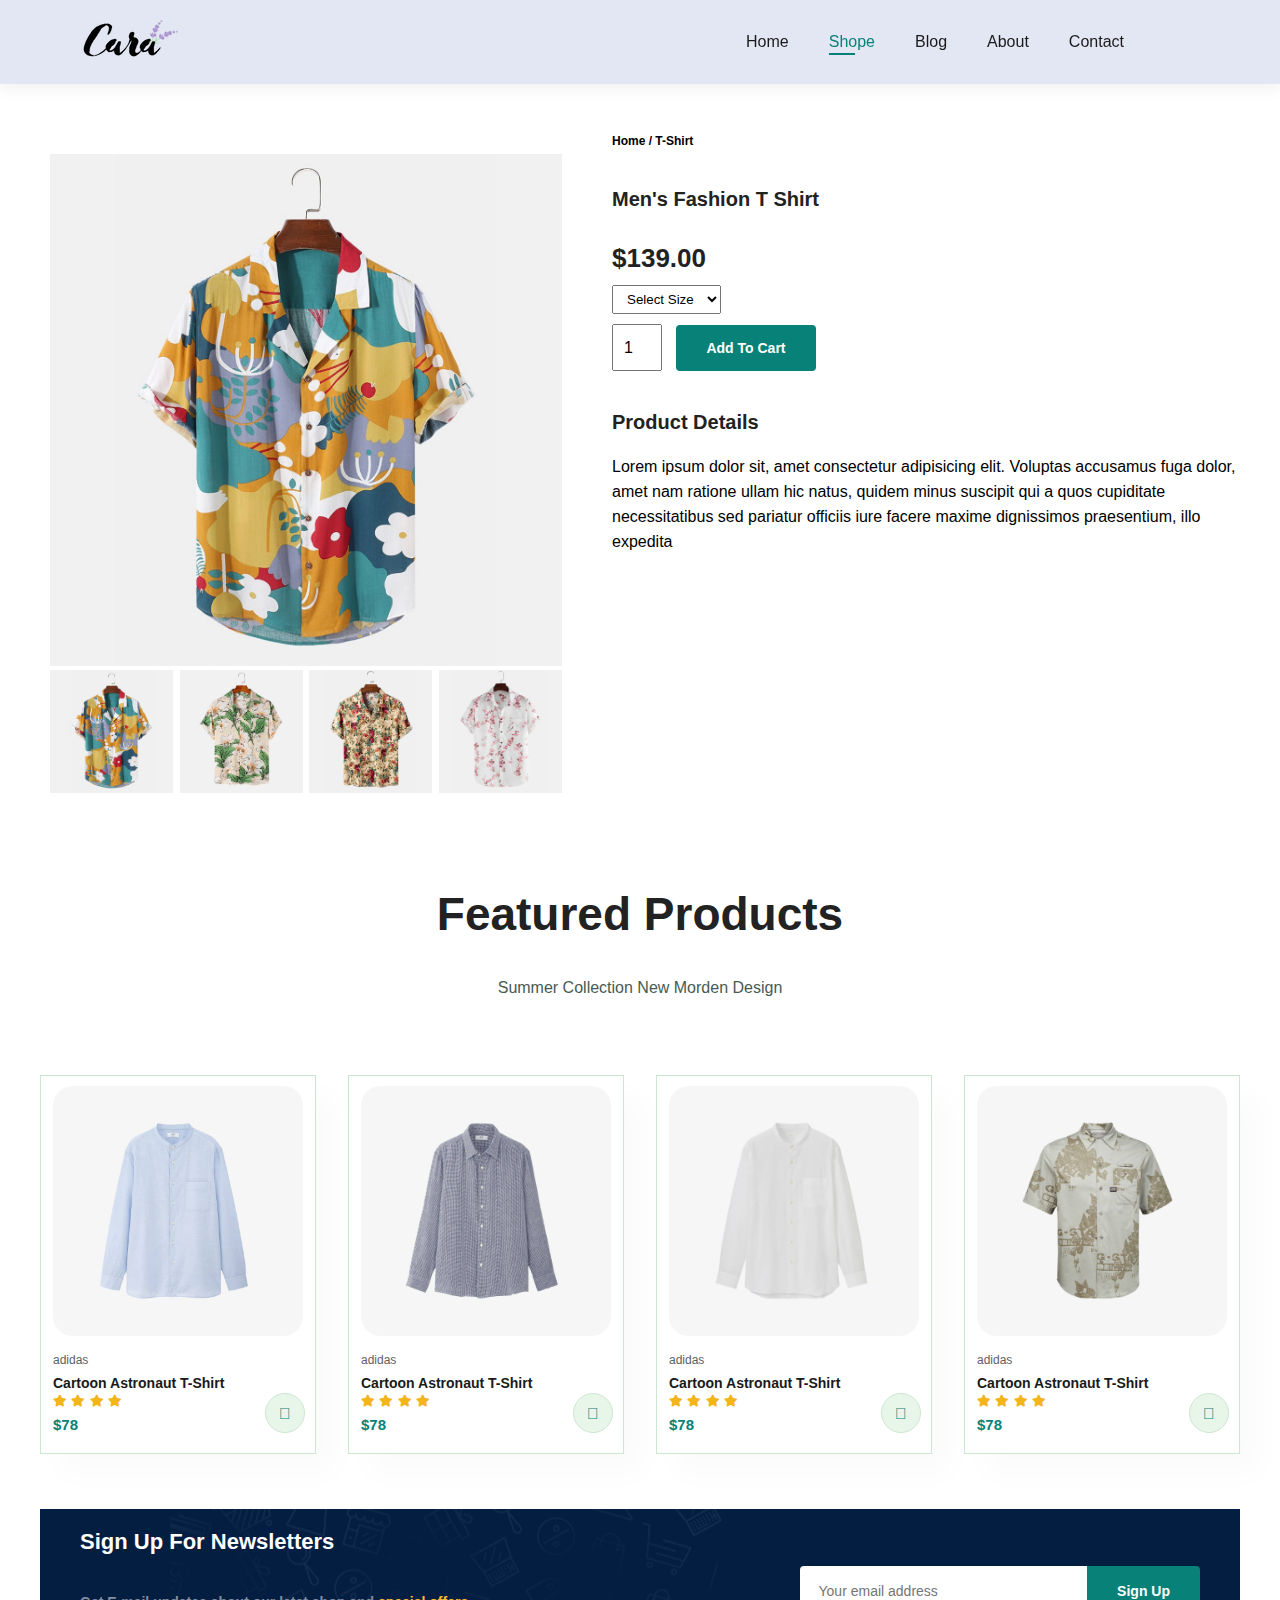
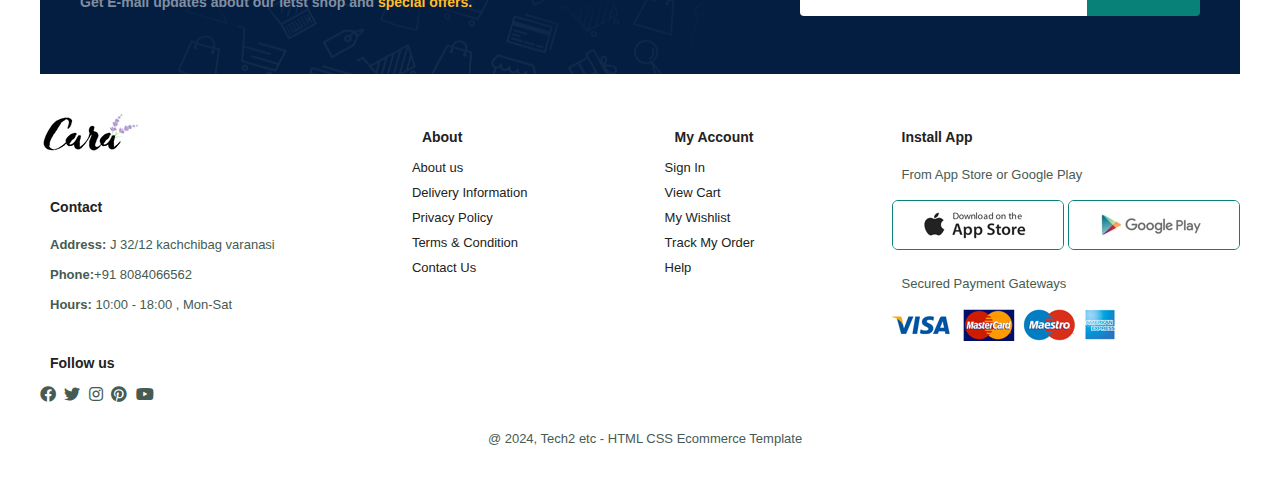
<file: sproduct.html>
<!DOCTYPE html>
<html lang="en">
<head>
      <meta charset="UTF-8">
      <meta name="viewport" content="width=device-width, initial-scale=1.0">
      <title>E-Commerce Web site</title>
      <link rel="stylesheet" href="style.css">
     <link rel="stylesheet" href="https://pro.fontawesome.com/releases/v5.10.0/css/all.css"/>
</head>
<body>
      <!-- this is header section means control navbar content -->
      <section id="header">
            <a href="#"> <img src="img/logo.png" alt="" class="logo"></a>
            <div>
                  <ul id="navbar"> 
                        <li><a  href="index.html">Home</a></li>
                        <li><a class="active" href="shop.html">Shope</a></li>
                        <li><a href="blog.html">Blog</a></li>
                        <li><a href="about.html">About</a></li>
                        <li><a href="contact.html">Contact</a></li>
                        <li id="lg-bag"><a href="cart.html"><i class="far fa-shopping-bag"></i></a></li>
                        <a href="#" id="close"><i class="far fa-times"></i></a>

                  </ul>
            </div>
            <div id="mobile">
                  <a href="cart.html"><i class="far fa-shopping-bag"></i></a>
                  <i id="bar" class="fas fa-outdent"></i>
            </div>
      </section>
  <section id="prodetails" class="section-m1">
      <div class="single-pro-image">
            <img src="img/products/f1.jpg" width="100%" id="MainImg" alt="">
            <div class="small-img-group">
                  <div class="small-img-col">
                        <img src="img/products/f1.jpg" width="100%" class="small-img" alt="">
                  </div>
                  <div class="small-img-col">
                        <img src="img/products/f2.jpg" width="100%" class="small-img" alt="">
                  </div>
                  <div class="small-img-col">
                        <img src="img/products/f3.jpg" width="100%" class="small-img" alt="">
                  </div>
                  <div class="small-img-col">
                        <img src="img/products/f4.jpg" width="100%" class="small-img" alt="">
                  </div>
            </div>
      </div>
      <div class="single-pro-details">
            <h6>Home / T-Shirt</h6>
            <h4>Men's Fashion T Shirt</h4>
            <h2>$139.00</h2>
            <select >
                  <option > Select Size</option>
                  <option > XL</option>
                  <option > XXL</option>
                  <option > Small</option>
                  <option > Large</option>
            </select>
            <input type="number" value="1">
            <button class="normal">Add To Cart</button>
            <h4>Product Details</h4>
            <span>Lorem ipsum dolor sit, amet consectetur adipisicing elit. Voluptas accusamus fuga dolor, amet nam ratione ullam hic natus, quidem minus suscipit qui a quos cupiditate necessitatibus sed pariatur officiis iure facere maxime dignissimos praesentium, illo expedita
            </span>
      </div>
  </section>

  
<section id="product1" class="section-p1">
      <h2>Featured Products</h2>
      <p>Summer Collection New Morden Design</p>
      <div class="pro-container">
            <div class="pro">
                  <img src="img/products/n1.jpg" alt="">
                  <div class="des">
                        <span>adidas</span>
                        <h5>Cartoon Astronaut T-Shirt</h5>
                        <div class="star">
                             <i class="fas fa-star"></i>
                             <i class="fas fa-star"></i>
                             <i class="fas fa-star"></i>
                             <i class="fas fa-star"></i>
                        </div>
                        <h4>$78</h4>
                  </div>
                  <a href="#"><i class="fal fa-shopping-cart cart"></i></a>
            </div>
            <div class="pro">
                  <img src="img/products/n2.jpg" alt="">
                  <div class="des">
                        <span>adidas</span>
                        <h5>Cartoon Astronaut T-Shirt</h5>
                        <div class="star">
                             <i class="fas fa-star"></i>
                             <i class="fas fa-star"></i>
                             <i class="fas fa-star"></i>
                             <i class="fas fa-star"></i>
                        </div>
                        <h4>$78</h4>
                  </div>
                  <a href="#"><i class="fal fa-shopping-cart cart"></i></a>
            </div>
            <div class="pro">
                  <img src="img/products/n3.jpg" alt="">
                  <div class="des">
                        <span>adidas</span>
                        <h5>Cartoon Astronaut T-Shirt</h5>
                        <div class="star">
                             <i class="fas fa-star"></i>
                             <i class="fas fa-star"></i>
                             <i class="fas fa-star"></i>
                             <i class="fas fa-star"></i>
                        </div>
                        <h4>$78</h4>
                  </div>
                  <a href="#"><i class="fal fa-shopping-cart cart"></i></a>
            </div>
            <div class="pro">
                  <img src="img/products/n4.jpg" alt="">
                  <div class="des">
                        <span>adidas</span>
                        <h5>Cartoon Astronaut T-Shirt</h5>
                        <div class="star">
                             <i class="fas fa-star"></i>
                             <i class="fas fa-star"></i>
                             <i class="fas fa-star"></i>
                             <i class="fas fa-star"></i>
                        </div>
                        <h4>$78</h4>
                  </div>
                  <a href="#"><i class="fal fa-shopping-cart cart"></i></a>
            </div>
           
      </div>
</section>
<section id="newsletter" class="section-p1 ">
      <div class="newstext ">
            <h4>Sign Up For Newsletters</h4>
            <p>Get E-mail updates about our letst shop and <span>special offers.</span></p>
      </div>
      <div class="form">
            <input type="text" placeholder="Your email address">
            <button class="normal">Sign Up</button>
      </div>
</section>

<!-- Now we will create a footer -->
<footer class="section-p1">
<div class="col">
      <img class="logo" src="img/logo.png" alt="">
      <h4>Contact</h4>
      <p><strong>Address:</strong> J 32/12 kachchibag varanasi</p>
      <p><strong>Phone:</strong>+91 8084066562</p>
      <p><strong>Hours:</strong> 10:00 - 18:00 , Mon-Sat</p>
      <div class="follow">
            <h4>Follow us</h4>
            <div class="icon">
                  <i class="fab fa-facebook"></i>
                  <i class="fab fa-twitter"></i>
                  <i class="fab fa-instagram"></i>
                  <i class="fab fa-pinterest"></i>
                  <i class="fab fa-youtube"></i>
            </div>
      </div>
</div>
<div class="col">
      <h4>About</h4>
      <a href="#"> About us</a>
      <a href="#">Delivery Information</a>
      <a href="#">Privacy Policy</a>
      <a href="#">Terms & Condition</a>
      <a href="#">Contact Us</a>
</div>
<div class="col">
      <h4>My Account</h4>
      <a href="#"> Sign In</a>
      <a href="#">View Cart</a>
      <a href="#">My Wishlist</a>
      <a href="#">Track My Order</a>
      <a href="#">Help</a>
</div>
<div class="col install">
      <h4>Install App</h4>
      <p>From App Store or Google Play</p>
      <div class="row">
            <img src="img/pay/app.jpg" alt="">
            <img src="img/pay/play.jpg" alt="">
      </div>
      <p>Secured Payment Gateways</p>
      <img src="img/pay/pay.png" alt="">
</div>
<div class="copyright">
      <p>@ 2024, Tech2 etc - HTML CSS Ecommerce Template</p>
</div>
</footer>

<script>
      var MainImg=document.getElementById("MainImg");
      var smallimg=document.getElementsByClassName("small-img");
      smallimg[0].onclick=function(){
            MainImg.src=smallimg[0].src;
      }
      smallimg[1].onclick=function(){
            MainImg.src=smallimg[1].src;
      }
      smallimg[2].onclick=function(){
            MainImg.src=smallimg[2].src;
      }
      smallimg[3].onclick=function(){
            MainImg.src=smallimg[3].src;
      }
</script>
      <script src="script.js"></script>
</body>

</html>
</file>
<file: style.css>
* {
  margin: 0;
  padding: 0;
  box-sizing: border-box;
  font-family: Verdana, Geneva, Tahoma, sans-serif;
}
h1 {
  font-size: 50px;
  line-height: 64px;
  color: #222;
}
h2 {
  font-size: 46px;
  line-height: 54px;
  color: #222;
}
h4 {
  font-size: 20px;
  color: #222;
}
h6 {
  font-weight: 700;
  font-size: 12px;
}
p {
  font-size: 16px;
  line-height: 64px;
  color: #465b52;
  margin: 15px 0px 20px 0;
}
.section-m1 {
  padding: 25px 15mx;
}
.section-p1 {
  margin: 40px ;
}
button.normal {
  font-size: 14px;
  font-weight: 600;
  padding: 15px 30px;
  color: #000;
  background-color: #fff;
  border-radius: 4px;
  cursor: pointer;
  border: none;
  outline: none;
  transition: 0.2s;
}
button.white {
  font-size: 13px;
  font-weight: 600;
  padding: 11px 18px;
  color: #fff;
  background-color: transparent;
  cursor: pointer;
  border: 1px solid #fff;
  outline: none;
  transition: 0.2s;
}
body {
  width: 100%;
}
/* Here i control header content  */
#header {
  display: flex;
  align-items: center;
  justify-content: space-between;
  padding: 20px 80px;
  background-color: #e3e6f3;
  box-shadow: 0 5px 15px rgba(0, 0, 0, 0.06);
  position: sticky;
  top: 0;
  left: 0;
  z-index: 999;
}
#navbar {
  display: flex;
  align-items: center;
  justify-self: center;
}
#navbar.active {
  right: 0px;
}
#navbar li {
  list-style: none;
  padding: 0px 20px;
  position: relative;
}
#navbar li a {
  text-decoration: none;
  font-size: 16px;
  font-weight: 600px;
  color: #1a1a1a;
  transition: 0.3s ease;
}
#navbar li a:hover,
#navbar li a.active {
  color: #088178;
}
#navbar li a.active::after,
#navbar li a:hover::after {
  content: "";
  width: 30%;
  height: 2px;
  background: #088178;
  position: absolute;
  bottom: -4px;
  left: 20px;
}
#mobile {
  display: none;
  align-items: center;
}
#close {
  display: none;
}
/* Home Page*/
#hero {
  background-image: url("img/hero4.png");
  height: 90vh;
  width: 100%;
  background-position: top 25% right 0;
  background-size: cover;
  padding: 0px 88px;

  display: flex;
  flex-direction: column;
  align-items: flex-start;
  justify-content: center;
}
#hero h4 {
  padding-bottom: 15px;
}
#hero h1 {
  color: #088178;
}
#hero button {
  background-image: url("img/button.png");
  background-color: transparent;
  color: #088178;
  border: 0;
  padding: 14px 80px 14px 65px;
  cursor: pointer;
  font-weight: 700;
  font-size: 15px;
}
#feature .fe-box {
  width: 160px;
  text-align: center;
  padding: 25px 15px;
  box-shadow: 20px 20px 34px rgba(0, 0, 0, 0.03);
  border: 1px solid #cce7d0;
  border-radius: 4px;
  margin: 15px 0;
}
#feature .fe-box img {
  width: 100%;
  margin-bottom: 10px;
}
#feature .fe-box:hover {
  box-shadow: 20px 20px 34px rgba(70, 62, 221, 0.1);
}
#feature .fe-box h6 {
  display: inline-block;
  padding: 9px 8px 4px 6px;
  line-height: 1;
  border-radius: 4px;
  color: #088178;
  background-color: #fddde4;
}
#feature .fe-box:nth-child(2) h6 {
  background-color: #cdebbc;
}
#feature .fe-box:nth-child(3) h6 {
  background-color: #d1e8f2;
}
#feature .fe-box:nth-child(4) h6 {
  background-color: #cdd4f6;
}
#feature .fe-box:nth-child(5) h6 {
  background-color: #f6dbf6;
}
#feature .fe-box:nth-child(6) h6 {
  background-color: #fff2e5;
}
#feature {
  display: flex;
  align-items: center;
  justify-content: space-between;
  flex-wrap: wrap;
}

/* Now we wil do Featured Product */
#product1 {
  text-align: center;
}
#product1 .pro {
  width: 23%;
  min-width: 250px;
  padding: 10px 12px;
  border: 1px solid #cce7d0;
  box-shadow: 20px 20px 30px rgba(0, 0, 0, 0.02);
  margin: 15px 0;
  transition: 0.2s ease;
  position: relative;
}
#product1 .pro:hover {
  box-shadow: 20px 20px 30px rgba(0, 0, 0, 0.06);
}
#product1 .pro img {
  width: 100%;
  border-radius: 20px;
}
#product1 .pro .des {
  text-align: start;
  padding: 10px 0;
}
#product1 .pro .des span {
  color: #606063;
  font-size: 12px;
}
#product1 .pro .des h5 {
  padding-top: 7px;
  color: #1a1a1a;
  font-size: 14px;
}
#product1 .pro .des i {
  font-size: 12px;
  color: rgb(243, 181, 25);
}
#product1 .pro .des h4 {
  padding-top: 7px;
  font-size: 15px;
  font-weight: 700;
  color: #088178;
}
#product1 .pro .cart {
  width: 40px;
  height: 40px;
  line-height: 40px;
  border-radius: 50px;
  background-color: #e8f6ea;
  font-weight: 500;
  color: #088178;
  border: 1px solid #cce7d0;
  position: absolute;
  bottom: 20px;
  right: 10px;
}
.pro-container {
  display: flex;
  text-align: center;
  justify-content: space-between;
  padding-top: 20px;
  flex-wrap: wrap;
}
#banner {
  display: flex;
  flex-direction: column;
  justify-content: center;
  align-items: center;
  text-align: center;
  background-image: url("img/banner/b2.jpg");
  width: 100%;
  height: 40vh;
  background-size: cover;
  background-position: center;
}
#banner h4 {
  color: #fff;
  font-size: 16px;
}
#banner h2 {
  color: #fff;
  font-size: 30px;
  padding: 10px 0;
}
#banner h2 span {
  color: #ef3636;
}
#banner button:hover {
  background: #088178;
  color: #fff;
}
#sm-banner {
  display: flex;
  justify-content: space-between;
  flex-wrap: wrap;
  margin-inline: 30px;
}
#sm-banner .banner-box {
  display: flex;
  flex-direction: column;
  justify-content: center;
  align-items: flex-start;
  background-image: url("img/banner/b17.jpg");
  width: 530px;
  height: 50vh;
  background-size: cover;
  background-position: center;
  padding: 30px;
}

#sm-banner .banner-box2 {
  background-image: url("img/banner/b10.jpg");
}
#sm-banner h4 {
  color: #fff;
  font-size: 20px;
  font-weight: 300;
}
#sm-banner h2 {
  color: #fff;
  font-size: 28px;
  font-weight: 800;
}
#sm-banner span {
  color: #fff;
  font-size: 14px;
  font-weight: 500;
  padding-bottom: 15px;
}
#sm-banner .banner-box:hover button {
  background: #088178;
  border: 1px solid #088178;
  border-radius: 1px;
}
#banner3 {
  display: flex;
  justify-content: space-between;
  flex-wrap: wrap;
  padding: 0 30px;
}

#banner3 .banner-box {
  display: flex;
  flex-direction: column;
  justify-content: center;
  align-items: flex-start;
  background-image: url("img/banner/b7.jpg");
  min-width: 30%;
  height: 30vh;
  background-size: cover;
  background-position: center;
  padding: 10px;
  margin-bottom: 20px;
}
#banner3 .banner-box2 {
  background-image: url("img/banner/b4.jpg");
}
#banner3 .banner-box3 {
  background-image: url("img/banner/b18.jpg");
}
#banner3 h2 {
  color: #fff;
  font-weight: 900;
  font-size: 22px;
}
#banner3 h3 {
  color: #ec544e;
  font-weight: 800;
  font-size: 15px;
}

/* Now newsletter columns */
#newsletter {
  display: flex;
  justify-content: space-between;
  flex-wrap: wrap;
  align-items: center;
  background-image: url("img/banner/b14.png");
  background-repeat: no-repeat;
  background-position: 20% 30%;
  background-color: #041e42;
}
.newstext,
.form {
  padding: 20px 40px;
}
#newsletter h4 {
  font-size: 22px;
  font-weight: 700;
  color: #fff;
}
#newsletter p {
  font-size: 14px;
  font-weight: 600;
  color: #818ea0;
}
#newsletter p span {
  color: #ffbd27;
}
#newsletter .form {
  display: flex;
  width: 40%;
}
#newsletter input {
  height: 3.125rem;
  padding: 0 1.25em;
  font-size: 14px;
  width: 100%;
  border: 1px solid transparent;
  border-radius: 4px;
  outline: none;
  border-top-right-radius: 0;
  border-bottom-right-radius: 0;
}
#newsletter button {
  background-color: #088178;
  color: #fff;
  white-space: nowrap;
  border-top-left-radius: 0;
  border-bottom-left-radius: 0;
}
/* Now we will do work on footer */
footer {
  display: flex;
  flex-wrap: wrap;
  justify-content: space-between;
}
footer .col {
  display: flex;
  flex-direction: column;
  align-items: flex-start;
  margin-bottom: 20px;
}
footer .logo {
  margin-bottom: 30px;
}
footer h4 {
  margin-left: 10px;
  font-size: 14px;
  padding-block: 15px;
}
footer p {
  font-size: 13px;
  margin-left: 10px;
  padding: 0;
  margin-top: 0px;
  margin-bottom: 0px;
  line-height: 30px;
}
footer a {
  font-size: 13px;
  text-decoration: none;
  color: #222;
  margin-bottom: 10px;
}
footer .follow {
  margin-top: 20px;
}
footer .follow i {
  color: #465b52;
  padding-right: 4px;

  cursor: pointer;
}
footer .install .row img {
  border: 1px solid #088178;
  border-radius: 6px;
}
footer .install img {
  margin: 10px 0 15px 0;
}
footer .follow i:hover,
footer a:hover {
  color: #088178;
}
footer .copyright {
  width: 100%;
  text-align: center;
}



#page-header{
      background-image: url("img/banner/b1.jpg");
      width: 100%;
      height: 40vh;
      background-size: cover;
      display: flex;
      justify-content: center;
      text-align: center;
      flex-direction: column;
      padding: 14px;
}
#page-header h2,#page-header p{
      color: #fff;
}
#pagination{
      text-align: center;
      
}
#pagination a{
      text-decoration: none;
      background-color: #088178;
      padding: 15px 20px;
      color: #fff;
      font-weight: 600;
}
#pagination a i{
      font-size: 16px;
      font-weight: 600;
}
/* sproduct work */
#prodetails{
  display: flex;
  margin-top: 20px;
}
#prodetails .single-pro-image{
  width: 40%;
  margin: 50px;
}
#prodetails .small-img-group{
  display: flex;
  justify-content: space-between;
}
#prodetails .small-img-group .small-img-col{
 flex-basis: 24%;
 cursor: pointer;
}
#prodetails .single-pro-details{
  width: 50%;
  padding-top: 30px;
}
#prodetails .single-pro-details h4{
  padding: 40px 0 20px 0;
}
#prodetails .single-pro-details h2{
 font-size: 26px;
}
#prodetails .single-pro-details select{
 display: block;
 padding: 5px 10px;
 margin-bottom: 10px;
}
#prodetails .single-pro-details input{
  width: 50px;
  height: 47px;
  padding-left: 10px;
  font-size: 16px;
  margin-right: 10px;
  outline: none;

}
#prodetails .single-pro-details input:focus{
  outline: none;
}
#prodetails .single-pro-details button{
  background-color: #088178;
  color: #fff;
}
#prodetails .single-pro-details span{
  line-height: 25px;
}





/* Now we will do work on BLog Page */
#page-header.blog-header{
  background-image: url("img/banner/b19.jpg");
}
#blog{
  padding: 150px 150px 0 150px;
}
#blog .blog-box{
  display: flex;
  align-items: center;
  width: 100%;
  position: relative; /* for h1 content like 13/01**/
  padding-bottom: 90px;
}
#blog .blog-img{
  width: 50%;
  margin-right: 40px;
}
#blog img{
  width: 100%;
  height: 300px;
object-fit: cover;
}

#blog .blog-details{
  width: 50%;
}
#blog .blog-details p{
  width: 50%;
  line-height: 18px;
}
#blog .blog-details a{
  text-decoration: none;
  font-size: 11px;
  color: #000;
  font-weight: 700;
  position: relative;
  transition: 0.3s;
}
#blog .blog-details a::after{
  content: "";
  width: 50px;
  height: 1px;
  background-color: #000;
  position:absolute;
  top: 7px;
  right: -64px;
}
#blog .blog-details a:hover{
    color: #088178;
}
#blog .blog-details a:hover:after
{
  background-color: #088178;
}
#blog .blog-box h1{
  position: absolute;
  top: -40px;
  left: 0;
  font-size: 70px;
  font-weight: 700;
  color: #c9cbce;
  z-index: -9;
}
#page-header.about-header{
background-image: url("img/about/banner.png");
}

#about-head{
display: flex;
align-items: center;
margin: 45px;
}
#about-head p{
line-height: 25px;
}
#about-head div{
padding-left: 40px;
}
#about-head img{
  width: 50%;
  height: auto;
}
#about-app{
  text-align: center;
}

#about-app .video{
  width: 70%;
  height: 100%;
  margin: 30px auto 0 auto;
}
#about-app .video video{
  width: 70%;
  height: 100%;
border-radius: 20px;
}

/* Cart Page */
#cart{
  overflow-x: auto;
}
#cart table{
  width: 100%;
  border-collapse: collapse;
  table-layout: fixed; /** is se row mai item heading ke niche adjust ho jayega*/
  white-space: nowrap;
}
#cart table img{
  width: 70px;
}
#cart table td:nth-child(1)
{
  width: 100px;
  text-align: center;
}
#cart table td:nth-child(2)
{
  width: 150px;
  text-align: center;
}
#cart table td:nth-child(3)
{
  width: 250px;
  text-align: center;
}
#cart table td:nth-child(4),#cart table td:nth-child(5),#cart table td:nth-child(6)
{
  width: 150px;
  text-align: center;
}
#cart table td:nth-child(5) input{
  width: 70px;
  padding: 10px 5px 10px 15px;
}
#cart table thead{
  border: 1px solid #e2e9e1;
  border-left: none ;
  border-right: none;
}
#cart table thead td{
  font-weight: 700;
  text-transform: uppercase;
  font-size: 13px;
  padding: 18px 0;

}
#cart table tbody tr td{
  padding-top: 15px;
}
#cart table tbody td{
  font-size: 13px;
}

#cart-add{
  display: flex;
  flex-wrap: wrap;
  justify-content: space-between;
}
#coupon{
  width: 50%;
  margin-bottom: 15px;
} 
#coupon h3{
  padding-bottom: 15px;
}
#coupon input{
  padding: 10px 20px;
  outline: none;
  width: 60%;
  margin-right: 10px;
  border: 1px solid #e2e9e1;
}
#coupon button,#subtotal button {
  background-color: #088178;
  color: #fff;
  padding: 12px 20px;
}
#subtotal{
  width: 50%;
  margin-bottom: 30px;
  border: 1px solid #e2e9e1;
  padding: 30px;
}
#subtotal table{
border-collapse: collapse;
width: 100%;
margin-bottom: 20px;
}
#subtotal table td{
  width: 50%;
  border: 1px solid #e2e9e1;
  padding: 10px;
  font-size: 13px;
}
#subtotal h3{
  padding-bottom: 15px;
}
#contact-details{
  display: flex;
  align-items: center;
  justify-content: space-between;
}
#contact-details .details{
  width: 40%;
}

#contact-details .details span{
  font-size: 12px;
}
#contact-details .details h2{
  font-size: 26px;
  line-height: 35px;
  padding: 20px 0;
}
#contact-details .details h3{
  font-size: 16px;
  padding-bottom: 15px;
  
}
#contact-details .details li {
  list-style: none;
  display: flex;
  padding: 10px 0;
  
}
#contact-details .details li i{
  font-size: 14px;
  padding-right: 22px;
  
}
#contact-details .details li  p{
  margin: 0;
  font-size: 14px;
  line-height: 20px;
  
}
#contact-details .map{
  width: 50%;
  height: 400px;
  
}

#contact-details .map iframe{
  width: 100%;
  height: 100%;
  
}
#form-details {
  display: flex;
  align-items: center;
  justify-content:space-between;
  margin: 30px;
  padding: 80px;
  border: 1px solid #e1e1e1;
}
#form-details form{
  width: 65%;
  display: flex;
  flex-direction: column;
  align-items: flex-start;
}

#form-details form span{
  font-size: 12px;
}
#form-details form h2{
  font-size: 26px;
  line-height: 35px;
  padding: 20px 0;
}
#form-details form input,#form-details form textarea{
 display: block;
 width: 100%;
 padding: 12px 15px;
 margin-bottom: 20px;
 border: 1px solid #e1e1e1;
}
#form-details form button{
  background-color: #088178;
  color: #fff;
}

#form-details .people div{
padding-bottom: 25px;
display: flex;
align-items: flex-start;
}
#form-details .people div img{
  width: 65px;
  height: 65px;
  object-fit: cover;
  margin-right: 15px;
}
#form-details .people div p{
  margin: 0;
  font-size: 13px;
  line-height: 25px;
}
#form-details .people div span{
  display: block;
  font-size: 16px;
  font-weight: 600;
  color: #000;
}






@media (max-width: 799px) {
  #navbar {
    display: flex;
    flex-direction: column;
    align-items: flex-start;
    justify-self: flex-start;
    position: fixed;
    top: 0;
    right: -300px;
    height: 100vh;
    width: 300px;
    background-color: #e3e6f3;
    box-shadow: 0 40px 60px rgba(0, 0, 0, 0.01);
    padding: 80px 0 0 10px;
    transition: 0.3s;
  }
  #navbar li {
    margin-bottom: 25px;
  }
  #mobile {
    display: flex;
    align-items: center;
  }
  #mobile i {
    color: #1a1a1a;
    font-size: 24px;
    padding-left: 20px;
  }
  #close {
    display: initial;
    position: absolute;
    top: 30px;
    left: 30px;
    color: #222;
    font-size: 24px;
  }
  #lg-bag {
    display: none;
  }
  #hero {
    height: 70vh;
    padding: 0px 80px;
    background-position: top 30% right 30%;
  }
  #feature {
    justify-content: center;
  }
  #feature .fe-box {
    margin: 15px 15px;
  }
  .pro-container {
    justify-content: center;

  }
  #product .pro{
      margin: 15px;
  }
  #banner {
   
    height: 20vh;
 }
 #sm-banner .banner-box {
 min-width: 100%;
 height: 30vh;
}
#banner3 {

    padding: 0 40px;
}
#newsletter .form {
    width: 70%;
}

/* contact page*/
#form-details {
    padding: 20px;  
}
#form-details form {
    width: 50%;
   
}
}





@media(max-width: 480px)
{
#header {
    
    padding: 10px 20px;
   
}
h2 {
    font-size: 32px;
}
h1 {
    font-size: 38px;
}
#hero {
    padding: 0px 20px;
    background-position: 55%;
}
#banner{
      height: 40vh;
}
#sm-banner .banner-box{
      height: 40vh;
}
#sm-banner .banner-box2{
      margin-top: 20px;
}
#banner3 .banner-box{
    width: 100%;

}
#newsletter{
      padding: 40px 20px;
}
#newstext, .form {
    padding: 5px 5px;
}
#newsletter .form {
    width: 100%;
}
/* Single product */
#prodetails {
    display: flex;
   flex-direction: column;
}
#prodetails .single-pro-image {
    width: 100% ;
    margin:10px

}
#prodetails .single-pro-details{
  width: 100% ;
  margin-left: 10px;
}
/* Blog page */
#blog{
  padding: 100px 20px 9 20px;
}
  #blog .blog-box{
    display: flex;
    flex-direction: column;
    align-items: flex-start;
  }
  #blog .blog-img{
    width: 100%;
    margin-right: 0px;
    margin-bottom: 30px;
  }
  #blog .blog-details{
    width: 100%;
  }
  /* about page */
  #about-head {
    flex-direction: column;

}
#about-head img {
    width: 100%;
    margin-bottom: 20px;
}
#about-app .video  {
    width: 100%;
}
/* Contact page*/
#contact-details {
    flex-direction: column;
}
#contact-details .details{
  width: 100%;
  margin-bottom: 30px;
}
#contact-details .map{
  width: 100%;
}
#form-details {
    margin: 10px;
    padding: 30px 10px;
    flex-wrap: wrap;
}
#form-details form{
    width: 100%;
    margin-bottom: 30px;
}
/** Cart Page*/
#cart-add{
  flex-direction:column;
}
#coupon {
    width: 100%;
}
#subtotal {
    width: 100%;
    padding: 20px;
}
}
</file>
